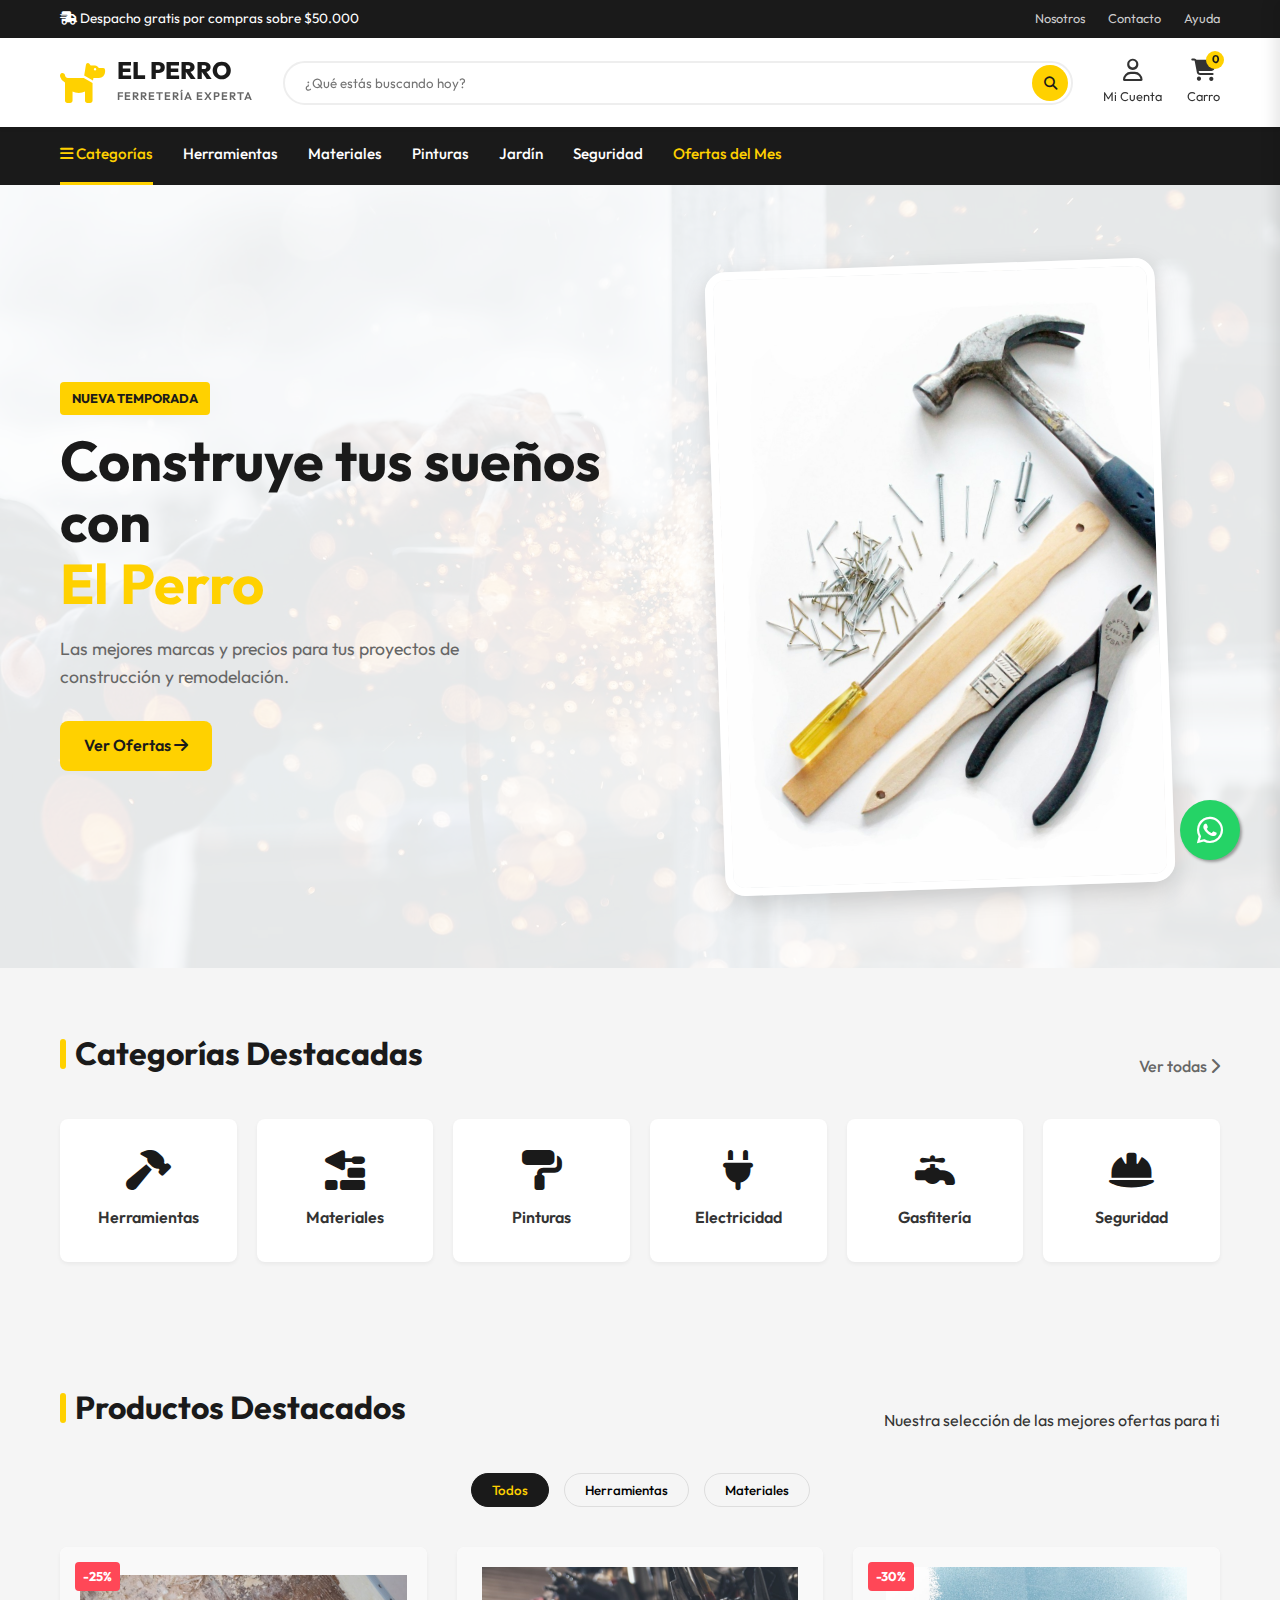
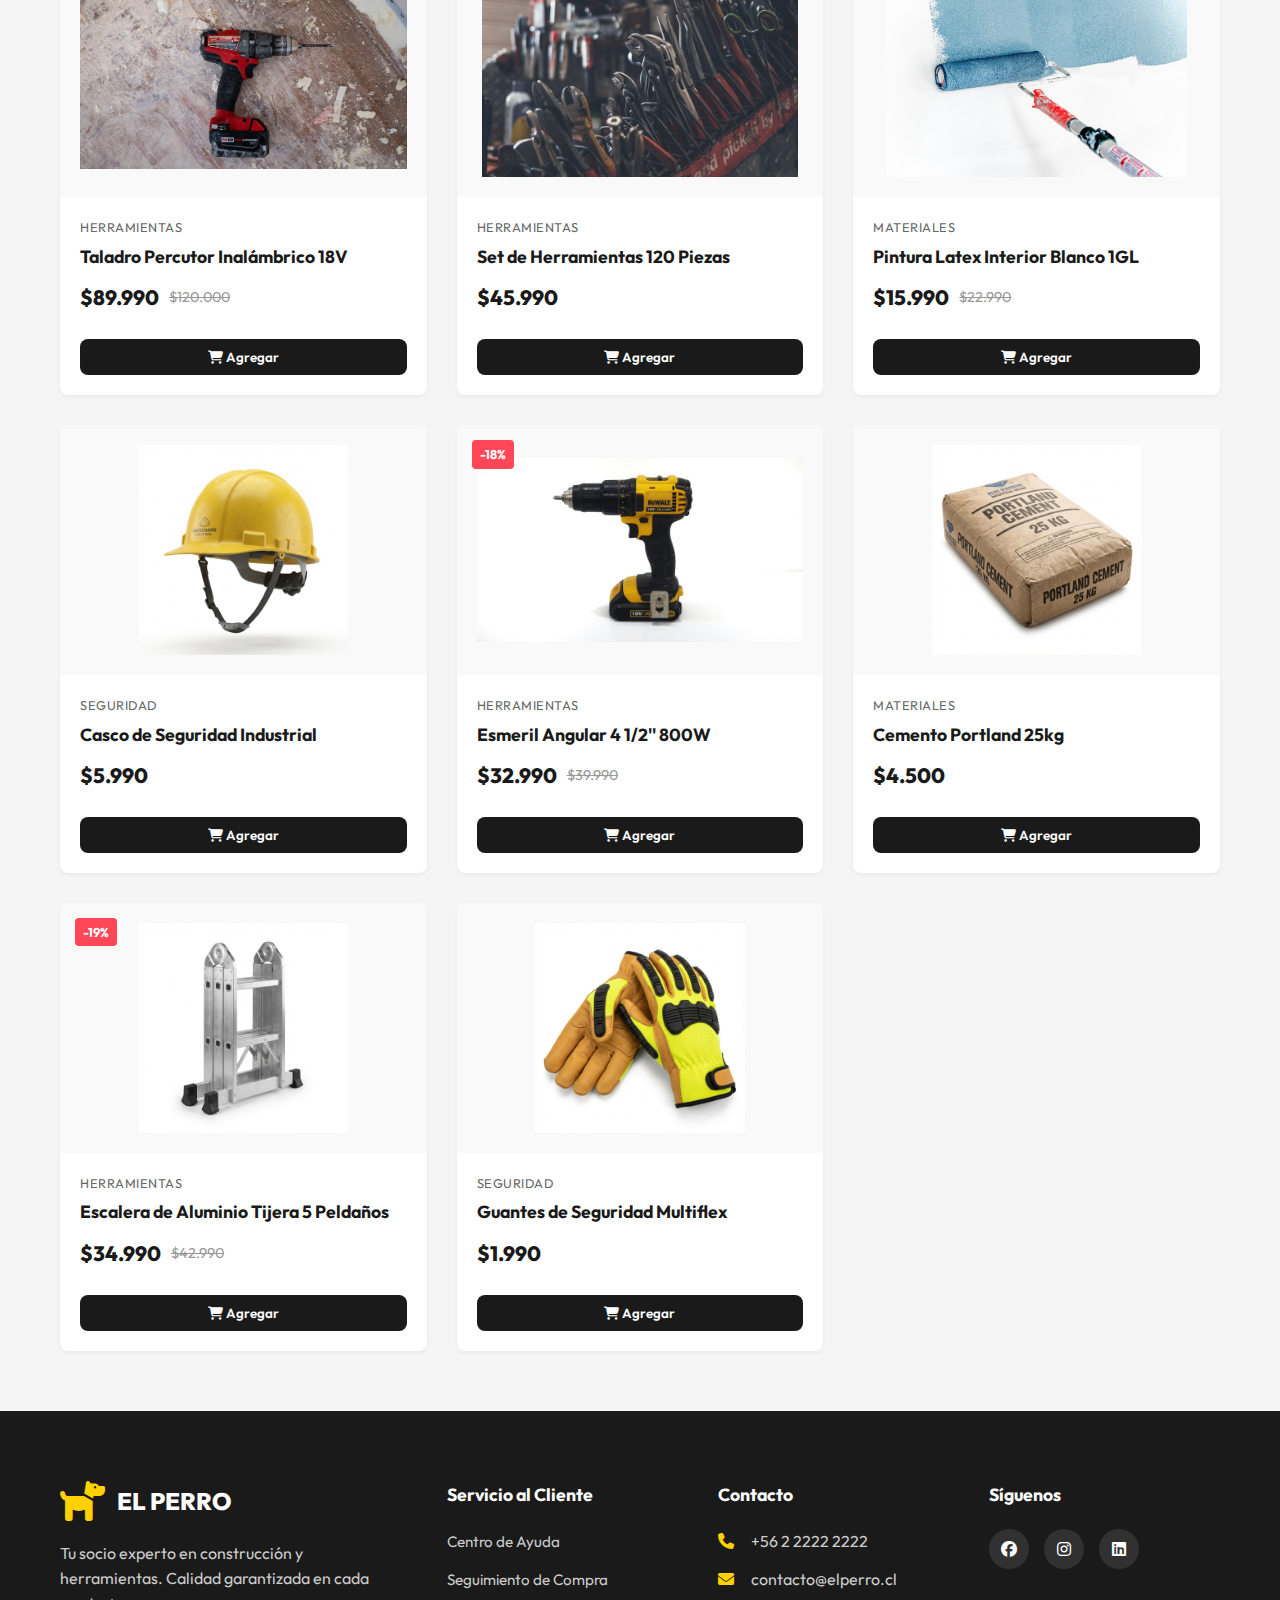
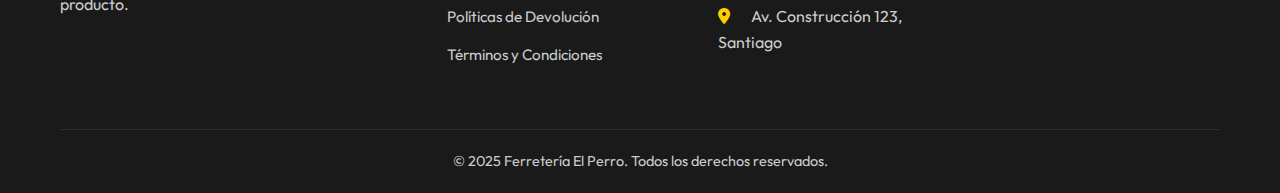
<file: backups/2025-12-09_v1_functional/index.html>
<!DOCTYPE html>
<html lang="es">

<head>
    <meta charset="UTF-8">
    <meta name="viewport" content="width=device-width, initial-scale=1.0">
    <title>Ferretería El Perro - Especialistas en Construcción</title>
    <meta name="description"
        content="Ferretería El Perro: Encuentra las mejores herramientas y materiales de construcción. Venta online y despacho a domicilio.">
    <!-- Google Fonts -->
    <link rel="preconnect" href="https://fonts.googleapis.com">
    <link rel="preconnect" href="https://fonts.gstatic.com" crossorigin>
    <link href="https://fonts.googleapis.com/css2?family=Outfit:wght@300;400;500;600;700&display=swap" rel="stylesheet">
    <!-- Icons -->
    <link rel="stylesheet" href="https://cdnjs.cloudflare.com/ajax/libs/font-awesome/6.4.0/css/all.min.css">
    <link rel="stylesheet" href="assets/css/style.css">
</head>

<body>

    <!-- Top Notification Bar -->
    <div class="top-bar">
        <div class="container">
            <span><i class="fa-solid fa-truck-fast"></i> Despacho gratis por compras sobre $50.000</span>
            <div class="top-links">
                <a href="nosotros.html">Nosotros</a>
                <a href="contacto.html">Contacto</a>
                <a href="#">Ayuda</a>
            </div>
        </div>
    </div>

    <!-- Main Header -->
    <header class="main-header">
        <div class="container header-content">
            <!-- Logo -->
            <a href="#" class="logo">
                <i class="fa-solid fa-dog"></i>
                <div class="logo-text">
                    <h1>EL PERRO</h1>
                    <span>FERRETERÍA EXPERTA</span>
                </div>
            </a>

            <!-- Search Bar -->
            <div class="search-container">
                <input type="text" id="search-input" placeholder="¿Qué estás buscando hoy?">
                <button><i class="fa-solid fa-search"></i></button>
            </div>

            <!-- User Actions -->
            <div class="header-actions">
                <a href="#" class="action-item">
                    <i class="fa-regular fa-user"></i>
                    <span>Mi Cuenta</span>
                </a>
                <a href="#" class="action-item cart-trigger">
                    <div class="icon-wrapper">
                        <i class="fa-solid fa-cart-shopping"></i>
                        <span class="badge" id="cart-count">0</span>
                    </div>
                    <span>Carro</span>
                </a>
            </div>
        </div>
    </header>

    <!-- Navigation -->
    <nav class="main-nav">
        <div class="container">
            <ul class="nav-list" id="nav-list">
                <li><a href="#" id="mobile-menu-btn" class="active"><i class="fa-solid fa-bars"></i> Categorías</a></li>
                <li><a href="#">Herramientas</a></li>
                <li><a href="#">Materiales</a></li>
                <li><a href="#">Pinturas</a></li>
                <li><a href="#">Jardín</a></li>
                <li><a href="#">Seguridad</a></li>
                <li><a href="#" class="highlight">Ofertas del Mes</a></li>
            </ul>
        </div>
    </nav>

    <!-- Hero Section -->
    <section class="hero">
        <div class="container hero-content">
            <div class="hero-text">
                <span class="badge-hero">NUEVA TEMPORADA</span>
                <h2>Construye tus sueños con <br> <span class="text-primary">El Perro</span></h2>
                <p>Las mejores marcas y precios para tus proyectos de construcción y remodelación.</p>
                <a href="#productos" class="btn btn-primary">Ver Ofertas <i class="fa-solid fa-arrow-right"></i></a>
            </div>
            <div class="hero-image">
                <!-- Placeholder for Hero Image - CSS driven -->
                <img src="assets/images/hero_banner.jpg" alt="Herramientas de construcción">
            </div>
        </div>
    </section>

    <!-- Categories Grid -->
    <section class="categories section-padding">
        <div class="container">
            <div class="section-header">
                <h3>Categorías Destacadas</h3>
                <a href="#" class="view-all">Ver todas <i class="fa-solid fa-chevron-right"></i></a>
            </div>
            <div class="category-grid">
                <div class="cat-card">
                    <i class="fa-solid fa-hammer"></i>
                    <span>Herramientas</span>
                </div>
                <div class="cat-card">
                    <i class="fa-solid fa-trowel-bricks"></i>
                    <span>Materiales</span>
                </div>
                <div class="cat-card">
                    <i class="fa-solid fa-paint-roller"></i>
                    <span>Pinturas</span>
                </div>
                <div class="cat-card">
                    <i class="fa-solid fa-plug"></i>
                    <span>Electricidad</span>
                </div>
                <div class="cat-card">
                    <i class="fa-solid fa-faucet"></i>
                    <span>Gasfitería</span>
                </div>
                <div class="cat-card">
                    <i class="fa-solid fa-helmet-safety"></i>
                    <span>Seguridad</span>
                </div>
            </div>
        </div>
    </section>

    <!-- Products Grid -->
    <section id="productos" class="products section-padding">
        <div class="container">
            <div class="section-header text-center">
                <h3>Productos Destacados</h3>
                <p>Nuestra selección de las mejores ofertas para ti</p>
            </div>

            <!-- Filters -->
            <div class="filters">
                <button class="filter-btn active" data-filter="all">Todos</button>
                <button class="filter-btn" data-filter="herramientas">Herramientas</button>
                <button class="filter-btn" data-filter="materiales">Materiales</button>
            </div>

            <div class="products-grid" id="products-container">
                <!-- Products will be injected here by JS -->
            </div>
        </div>
    </section>

    <!-- WhatsApp Button -->
    <a href="https://wa.me/56978589090" target="_blank" class="whatsapp-float" title="Hable con un experto">
        <i class="fa-brands fa-whatsapp"></i>
    </a>

    <!-- Footer -->
    <footer class="main-footer">
        <div class="container">
            <div class="footer-grid">
                <div class="footer-col">
                    <div class="logo footer-logo">
                        <i class="fa-solid fa-dog"></i>
                        <span class="logo-text">EL PERRO</span>
                    </div>
                    <p>Tu socio experto en construcción y herramientas. Calidad garantizada en cada producto.</p>
                </div>
                <div class="footer-col">
                    <h4>Servicio al Cliente</h4>
                    <ul>
                        <li><a href="#">Centro de Ayuda</a></li>
                        <li><a href="#">Seguimiento de Compra</a></li>
                        <li><a href="#">Políticas de Devolución</a></li>
                        <li><a href="#">Términos y Condiciones</a></li>
                    </ul>
                </div>
                <div class="footer-col">
                    <h4>Contacto</h4>
                    <ul>
                        <li><i class="fa-solid fa-phone"></i> +56 2 2222 2222</li>
                        <li><i class="fa-solid fa-envelope"></i> contacto@elperro.cl</li>
                        <li><i class="fa-solid fa-location-dot"></i> Av. Construcción 123, Santiago</li>
                    </ul>
                </div>
                <div class="footer-col">
                    <h4>Síguenos</h4>
                    <div class="social-links">
                        <a href="#"><i class="fa-brands fa-facebook"></i></a>
                        <a href="#"><i class="fa-brands fa-instagram"></i></a>
                        <a href="#"><i class="fa-brands fa-linkedin"></i></a>
                    </div>
                </div>
            </div>
            <div class="footer-bottom">
                <p>&copy; 2025 Ferretería El Perro. Todos los derechos reservados.</p>
            </div>
        </div>
    </footer>

    <!-- Cart Drawer -->
    <div class="cart-overlay" id="cart-overlay"></div>
    <div class="cart-drawer" id="cart-drawer">
        <div class="cart-header">
            <h3>Tu Carro de Compras</h3>
            <button class="close-cart" id="close-cart"><i class="fa-solid fa-xmark"></i></button>
        </div>
        <div class="cart-items" id="cart-items">
            <!-- Items will be injected here -->
            <div class="empty-cart-msg">
                <i class="fa-solid fa-basket-shopping"></i>
                <p>Tu carro está vacío</p>
                <button class="btn btn-primary" onclick="toggleCart()">Ir a comprar</button>
            </div>
        </div>
        <div class="cart-footer">
            <div class="cart-total">
                <span>Total:</span>
                <span id="cart-total-amount">$0</span>
            </div>
            <button class="btn btn-primary btn-block checkout-btn">
                Finalizar Compra vía WhatsApp <i class="fa-brands fa-whatsapp"></i>
            </button>
        </div>
    </div>

    <script src="assets/js/script.js"></script>
</body>

</html>
</file>
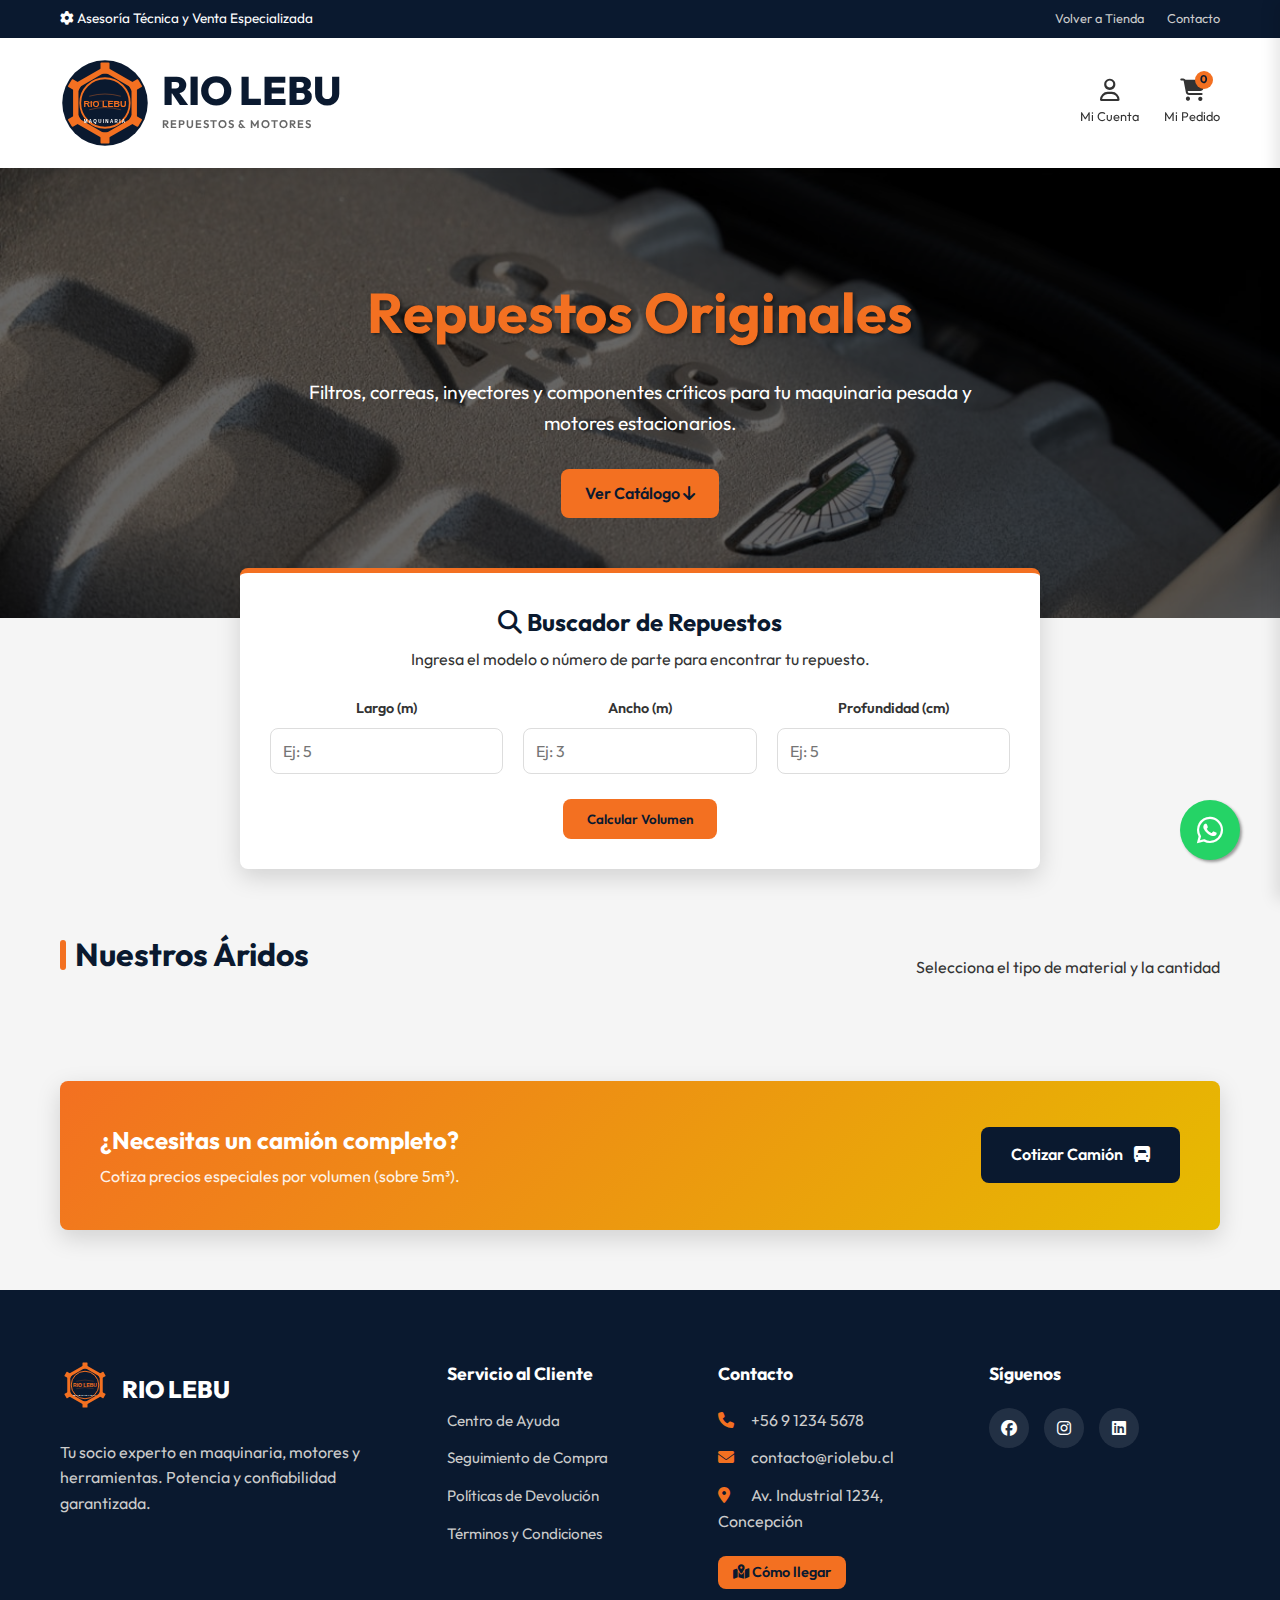
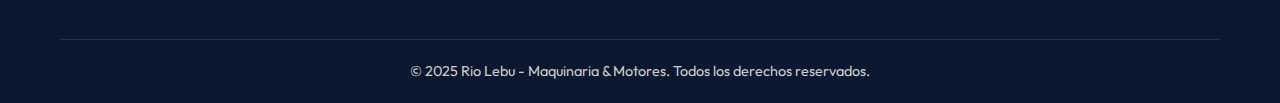
<file: aridos.html>
<!DOCTYPE html>
<html lang="es">

<head>
    <meta charset="UTF-8">
    <meta name="viewport" content="width=device-width, initial-scale=1.0">
    <title>Repuestos y Accesorios - Rio Lebu Maquinaria</title>
    <meta name="description"
        content="Venta de áridos en Santiago: Arena, Ripio, Bolones, Grava. Despacho a domicilio por cubos o sacos.">
    <!-- Google Fonts -->
    <link rel="preconnect" href="https://fonts.googleapis.com">
    <link rel="preconnect" href="https://fonts.gstatic.com" crossorigin>
    <link href="https://fonts.googleapis.com/css2?family=Outfit:wght@300;400;500;600;700&display=swap" rel="stylesheet">
    <!-- Icons -->
    <link rel="stylesheet" href="https://cdnjs.cloudflare.com/ajax/libs/font-awesome/6.4.0/css/all.min.css">
    <link rel="stylesheet" href="assets/css/style.css">
    <link rel="stylesheet" href="assets/css/calculator.css">
    <link rel="stylesheet" href="assets/css/checkout.css">
    <style>
        .aridos-hero {
            background: linear-gradient(rgba(0, 0, 0, 0.6), rgba(0, 0, 0, 0.6)), url('assets/images/hero/repuestos_hero.jpg');
            background-size: cover;
            background-position: center;
            color: var(--white);
            padding: 100px 0;
            text-align: center;
        }

        .aridos-hero h1 {
            font-size: 3.5rem;
            margin-bottom: 20px;
            color: var(--primary);
            text-shadow: 2px 2px 4px rgba(0, 0, 0, 0.5);
        }

        .aridos-hero p {
            font-size: 1.2rem;
            max-width: 700px;
            margin: 0 auto 30px;
        }

        .calculator-box {
            background: var(--white);
            padding: 30px;
            border-radius: var(--radius);
            box-shadow: var(--shadow-lg);
            margin-top: -50px;
            position: relative;
            z-index: 10;
            max-width: 800px;
            margin-left: auto;
            margin-right: auto;
            text-align: center;
            border-top: 5px solid var(--primary);
        }

        .order-step {
            display: inline-block;
            padding: 0 20px;
            border-right: 1px solid #ddd;
        }

        .order-step:last-child {
            border: none;
        }

        .order-step i {
            color: var(--primary);
            font-size: 2rem;
            margin-bottom: 10px;
        }

        .order-step h4 {
            margin-bottom: 5px;
        }

        .bulk-banner {
            background-color: var(--secondary);
            color: var(--white);
            padding: 40px;
            border-radius: var(--radius);
            margin-top: 60px;
            display: flex;
            align-items: center;
            justify-content: space-between;
            flex-wrap: wrap;
            gap: 20px;
        }
    </style>
</head>

<body>

    <!-- Top Notification Bar -->
    <div class="top-bar">
        <div class="container">
            <span><i class="fa-solid fa-gear"></i> Asesoría Técnica y Venta Especializada</span>
            <div class="top-links">
                <a href="index.html">Volver a Tienda</a>
                <a href="contacto.html">Contacto</a>
            </div>
        </div>
    </div>

    <!-- Main Header -->
    <header class="main-header">
        <div class="container header-content">
            <a href="index.html" class="logo">
                <img src="assets/images/logo.svg" alt="Rio Lebu Logo" class="logo-image">
                <div class="logo-text">
                    <h1>RIO LEBU</h1>
                    <span>REPUESTOS & MOTORES</span>
                </div>
            </a>
            <div class="header-actions">
                <a href="login.html" class="action-item" id="user-action">
                    <i class="fa-regular fa-user"></i>
                    <span>Mi Cuenta</span>
                </a>
                <a href="#" class="action-item cart-trigger">
                    <div class="icon-wrapper">
                        <i class="fa-solid fa-cart-shopping"></i>
                        <span class="badge" id="cart-count">0</span>
                    </div>
                    <span>Mi Pedido</span>
                </a>
            </div>
        </div>
    </header>

    <!-- Hero -->
    <section class="aridos-hero">
        <div class="container">
            <h1>Repuestos Originales</h1>
            <p>Filtros, correas, inyectores y componentes críticos para tu maquinaria pesada y motores estacionarios.
            </p>
            <a href="#products-container" class="btn btn-primary">Ver Catálogo <i
                    class="fa-solid fa-arrow-down"></i></a>
        </div>
    </section>

    <!-- Info Box -->
    <div class="container">
        <div class="calculator-box">
            <div class="calc-header">
                <h3><i class="fa-solid fa-magnifying-glass"></i> Buscador de Repuestos</h3>
                <p>Ingresa el modelo o número de parte para encontrar tu repuesto.</p>
            </div>
            <div class="calc-inputs">
                <div class="input-group">
                    <label>Largo (m)</label>
                    <input type="number" id="calc-length" placeholder="Ej: 5" step="0.1">
                </div>
                <div class="input-group">
                    <label>Ancho (m)</label>
                    <input type="number" id="calc-width" placeholder="Ej: 3" step="0.1">
                </div>
                <div class="input-group">
                    <label>Profundidad (cm)</label>
                    <input type="number" id="calc-depth" placeholder="Ej: 5" step="1">
                </div>
            </div>
            <div class="calc-action">
                <button class="btn btn-primary" onclick="calculateAridos()">Calcular Volumen</button>
            </div>
            <div id="calc-result" class="calc-result" style="display:none;">
                <p>Necesitas aproximadamente:</p>
                <h4 id="result-m3">0 m³</h4>
                <span class="sub-result">o <strong id="result-sacos">0</strong> sacos de 25kg</span>
            </div>
        </div>
    </div>

    <!-- Products -->
    <section class="section-padding">
        <div class="container">
            <div class="section-header text-center">
                <h3>Nuestros Áridos</h3>
                <p>Selecciona el tipo de material y la cantidad</p>
            </div>

            <!-- Manually reusing the distinct product grid style but filled dynamically or static?
                 Let's rely on script.js but filtering for 'aridos' 
            -->
            <div class="products-grid" id="aridos-products-container">
                <!-- Javascript will inject items here -->
            </div>

            <!-- Bulk Order Banner -->
            <div class="bulk-banner">
                <div>
                    <h3>¿Necesitas un camión completo?</h3>
                    <p>Cotiza precios especiales por volumen (sobre 5m³).</p>
                </div>
                <a href="https://wa.me/56978589090?text=Hola,%20necesito%20cotizar%20un%20camion%20de%20aridos"
                    class="btn btn-primary">Cotizar Camión <i class="fa-solid fa-truck-front"></i></a>
            </div>
        </div>
    </section>

    <a href="https://wa.me/56978589090" target="_blank" class="whatsapp-float">
        <i class="fa-brands fa-whatsapp"></i>
    </a>

    <!-- Footer -->
    <footer class="main-footer">
        <div class="container">
            <div class="footer-grid">
                <div class="footer-col">
                    <div class="logo footer-logo">
                        <img src="assets/images/logo.svg" alt="Rio Lebu Logo" class="logo-image">
                        <span class="logo-text">RIO LEBU</span>
                    </div>
                    <p>Tu socio experto en maquinaria, motores y herramientas. Potencia y confiabilidad garantizada.</p>
                </div>
                <div class="footer-col">
                    <h4>Servicio al Cliente</h4>
                    <ul>
                        <li><a href="#">Centro de Ayuda</a></li>
                        <li><a href="#">Seguimiento de Compra</a></li>
                        <li><a href="#">Políticas de Devolución</a></li>
                        <li><a href="#">Términos y Condiciones</a></li>
                    </ul>
                </div>
                <div class="footer-col">
                    <h4>Contacto</h4>
                    <ul>
                        <li><i class="fa-solid fa-phone"></i> +56 9 1234 5678</li>
                        <li><i class="fa-solid fa-envelope"></i> contacto@riolebu.cl</li>
                        <li><i class="fa-solid fa-location-dot"></i> Av. Industrial 1234, Concepción</li>
                    </ul>
                    <a href="https://www.google.com/maps/search/?api=1&query=Calle+Arturo+Prat+29,+Lebu" target="_blank"
                        class="btn btn-primary" style="padding: 5px 15px; font-size: 0.9rem; margin-top: 10px;">
                        <i class="fa-solid fa-map-location-dot"></i> Cómo llegar
                    </a>
                </div>
                <div class="footer-col">
                    <h4>Síguenos</h4>
                    <div class="social-links">
                        <a href="#"><i class="fa-brands fa-facebook"></i></a>
                        <a href="#"><i class="fa-brands fa-instagram"></i></a>
                        <a href="#"><i class="fa-brands fa-linkedin"></i></a>
                    </div>
                </div>
            </div>
            <div class="footer-bottom">
                <p>&copy; 2025 Rio Lebu - Maquinaria & Motores. Todos los derechos reservados.</p>
            </div>
        </div>
    </footer>

    <!-- Cart Drawer -->
    <div class="cart-overlay" id="cart-overlay"></div>
    <div class="cart-drawer" id="cart-drawer">
        <div class="cart-header">
            <h3>Tu Pedido de Áridos</h3>
            <button class="close-cart" id="close-cart"><i class="fa-solid fa-xmark"></i></button>
        </div>
        <div class="cart-items" id="cart-items"></div>
        <div class="cart-footer">
            <div class="cart-total">
                <span>Total Estimado:</span>
                <span id="cart-total-amount">$0</span>
            </div>
            <button class="btn btn-primary btn-block checkout-btn">
                Solicitar Despacho <i class="fa-brands fa-whatsapp"></i>
            </button>
        </div>
    </div>

    <!-- Modified script loading to handle filtering on load -->
    <script src="assets/js/script.js"></script>
    <script>
        // Inline script removed as script.js handles this automatically with the correct ID
    </script>
</body>

</html>
</file>
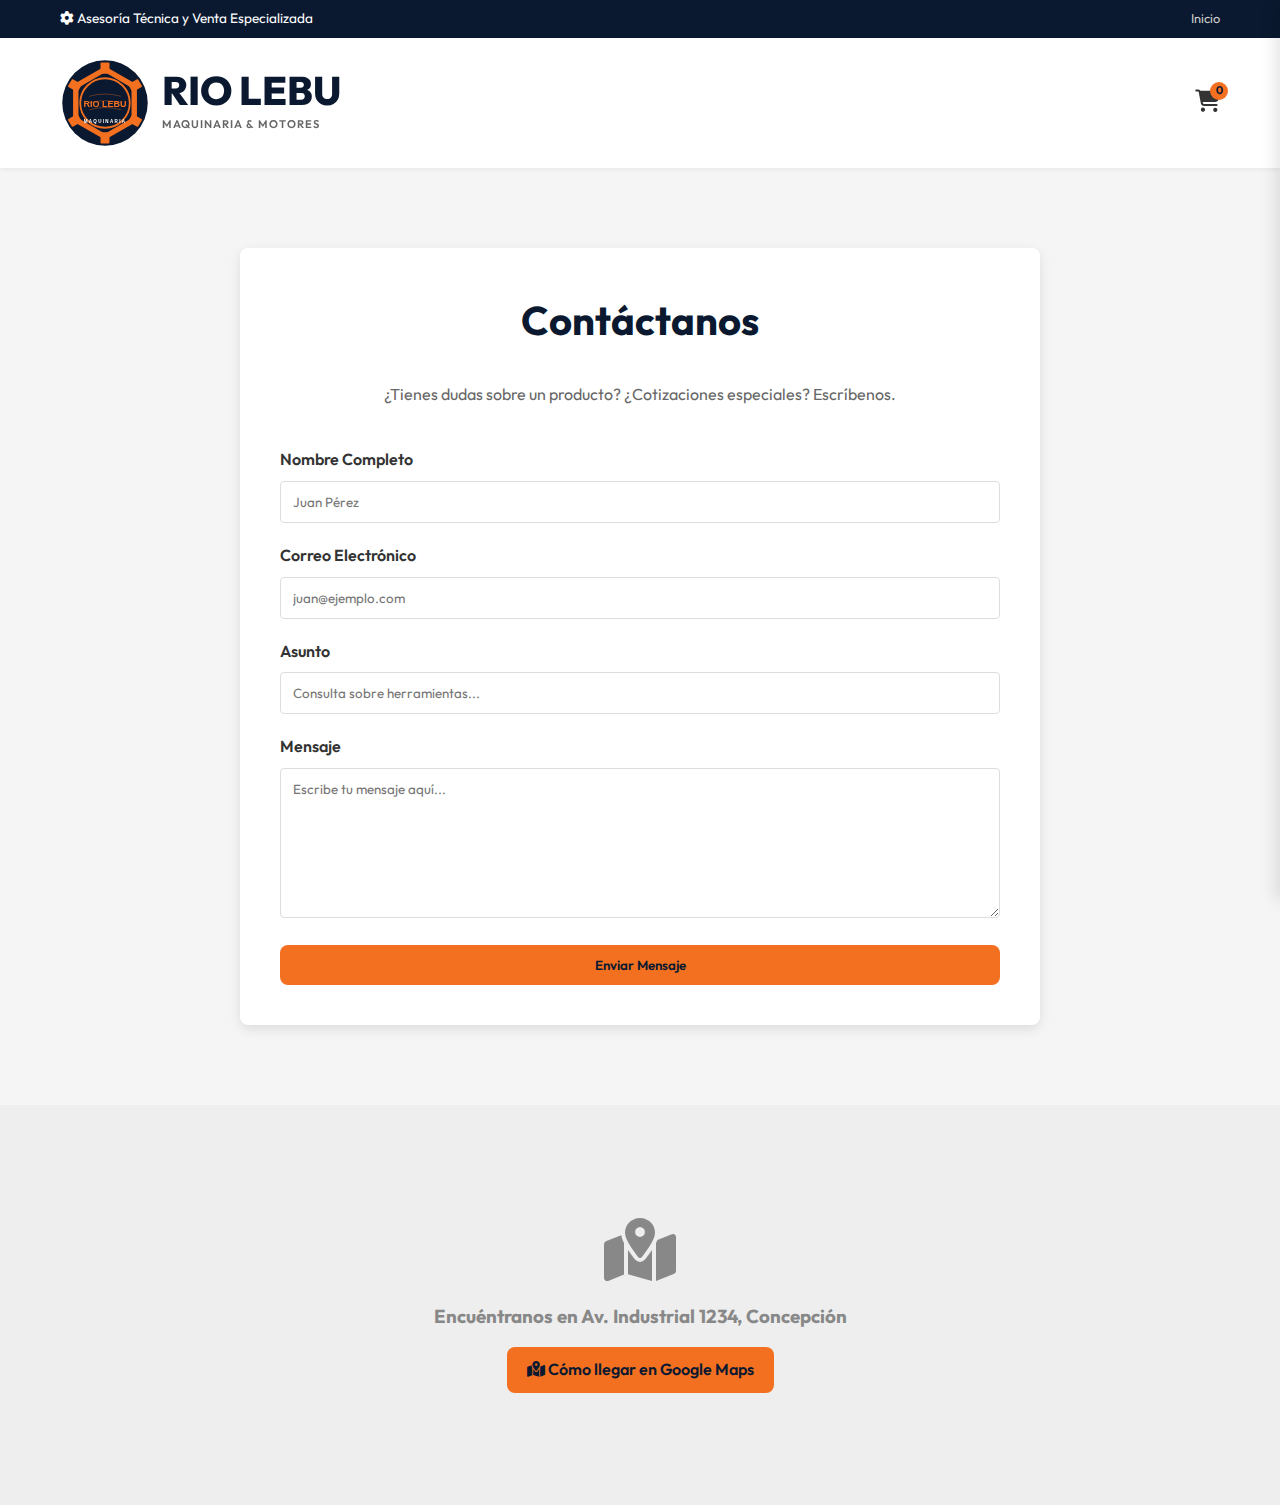
<file: contacto.html>
<!DOCTYPE html>
<html lang="es">

<head>
    <meta charset="UTF-8">
    <meta name="viewport" content="width=device-width, initial-scale=1.0">
    <title>Contacto - Rio Lebu Maquinaria</title>
    <!-- Google Fonts -->
    <link rel="preconnect" href="https://fonts.googleapis.com">
    <link rel="preconnect" href="https://fonts.gstatic.com" crossorigin>
    <link href="https://fonts.googleapis.com/css2?family=Outfit:wght@300;400;500;600;700&display=swap" rel="stylesheet">
    <!-- Icons -->
    <link rel="stylesheet" href="https://cdnjs.cloudflare.com/ajax/libs/font-awesome/6.4.0/css/all.min.css">
    <link rel="stylesheet" href="assets/css/style.css">
    <style>
        .contact-container {
            max-width: 800px;
            margin: 80px auto;
            background: #fff;
            padding: 40px;
            border-radius: var(--radius);
            box-shadow: var(--shadow-md);
        }

        .form-group {
            margin-bottom: 20px;
        }

        .form-group label {
            display: block;
            margin-bottom: 8px;
            font-weight: 600;
        }

        .form-group input,
        .form-group textarea {
            width: 100%;
            padding: 12px;
            border: 1px solid #ddd;
            border-radius: 4px;
            font-family: inherit;
        }

        .form-group textarea {
            height: 150px;
            resize: vertical;
        }

        .map-container {
            height: 400px;
            background-color: #eee;
            margin-top: 50px;
            display: flex;
            align-items: center;
            justify-content: center;
            color: #888;
        }
    </style>
</head>

<body>

    <!-- Top Notification Bar -->
    <div class="top-bar">
        <div class="container">
            <span><i class="fa-solid fa-gear"></i> Asesoría Técnica y Venta Especializada</span>
            <div class="top-links">
                <a href="index.html">Inicio</a>
            </div>
        </div>
    </div>

    <!-- Main Header -->
    <header class="main-header">
        <div class="container header-content">
            <a href="index.html" class="logo">
                <img src="assets/images/logo.svg" alt="Rio Lebu Logo" class="logo-image">
                <div class="logo-text">
                    <h1>RIO LEBU</h1>
                    <span>MAQUINARIA & MOTORES</span>
                </div>
            </a>
            <div class="header-actions">
                <a href="#" class="action-item cart-trigger">
                    <div class="icon-wrapper">
                        <i class="fa-solid fa-cart-shopping"></i>
                        <span class="badge" id="cart-count">0</span>
                    </div>
                </a>
            </div>
        </div>
    </header>

    <div class="container contact-container">
        <h2 class="text-center" style="margin-bottom: 30px; font-size: 2.5rem; color: var(--secondary);">Contáctanos
        </h2>
        <p class="text-center" style="margin-bottom: 40px; color: var(--text-light);">¿Tienes dudas sobre un producto?
            ¿Cotizaciones especiales? Escríbenos.</p>

        <form id="contact-form"
            onsubmit="event.preventDefault(); alert('Gracias por tu mensaje. Te responderemos pronto.');">
            <div class="form-group">
                <label>Nombre Completo</label>
                <input type="text" required placeholder="Juan Pérez">
            </div>
            <div class="form-group">
                <label>Correo Electrónico</label>
                <input type="email" required placeholder="juan@ejemplo.com">
            </div>
            <div class="form-group">
                <label>Asunto</label>
                <input type="text" placeholder="Consulta sobre herramientas...">
            </div>
            <div class="form-group">
                <label>Mensaje</label>
                <textarea required placeholder="Escribe tu mensaje aquí..."></textarea>
            </div>
            <button type="submit" class="btn btn-primary" style="width: 100%;">Enviar Mensaje</button>
        </form>
    </div>

    <!-- Map Placeholder -->
    <div class="map-container">
        <div class="text-center">
            <i class="fa-solid fa-map-location-dot" style="font-size: 4rem; margin-bottom: 20px;"></i>
            <h3>Encuéntranos en Av. Industrial 1234, Concepción</h3>
            <a href="https://www.google.com/maps/search/?api=1&query=Av.+Industrial+1234,+Concepcion" target="_blank"
                class="btn btn-primary" style="padding: 10px 20px; font-size: 1rem; margin-top: 15px;">
                <i class="fa-solid fa-map-location-dot"></i> Cómo llegar en Google Maps
            </a>
        </div>
    </div>

    <!-- Cart Drawer -->
    <div class="cart-overlay" id="cart-overlay"></div>
    <div class="cart-drawer" id="cart-drawer">
        <div class="cart-header">
            <h3>Tu Carro de Compras</h3>
            <button class="close-cart" id="close-cart"><i class="fa-solid fa-xmark"></i></button>
        </div>
        <div class="cart-items" id="cart-items"></div>
        <div class="cart-footer">
            <div class="cart-total">
                <span>Total:</span>
                <span id="cart-total-amount">$0</span>
            </div>
            <button class="btn btn-primary btn-block checkout-btn">
                Finalizar Compra vía WhatsApp <i class="fa-brands fa-whatsapp"></i>
            </button>
        </div>
    </div>

    <script src="assets/js/script.js"></script>
</body>

</html>
</file>
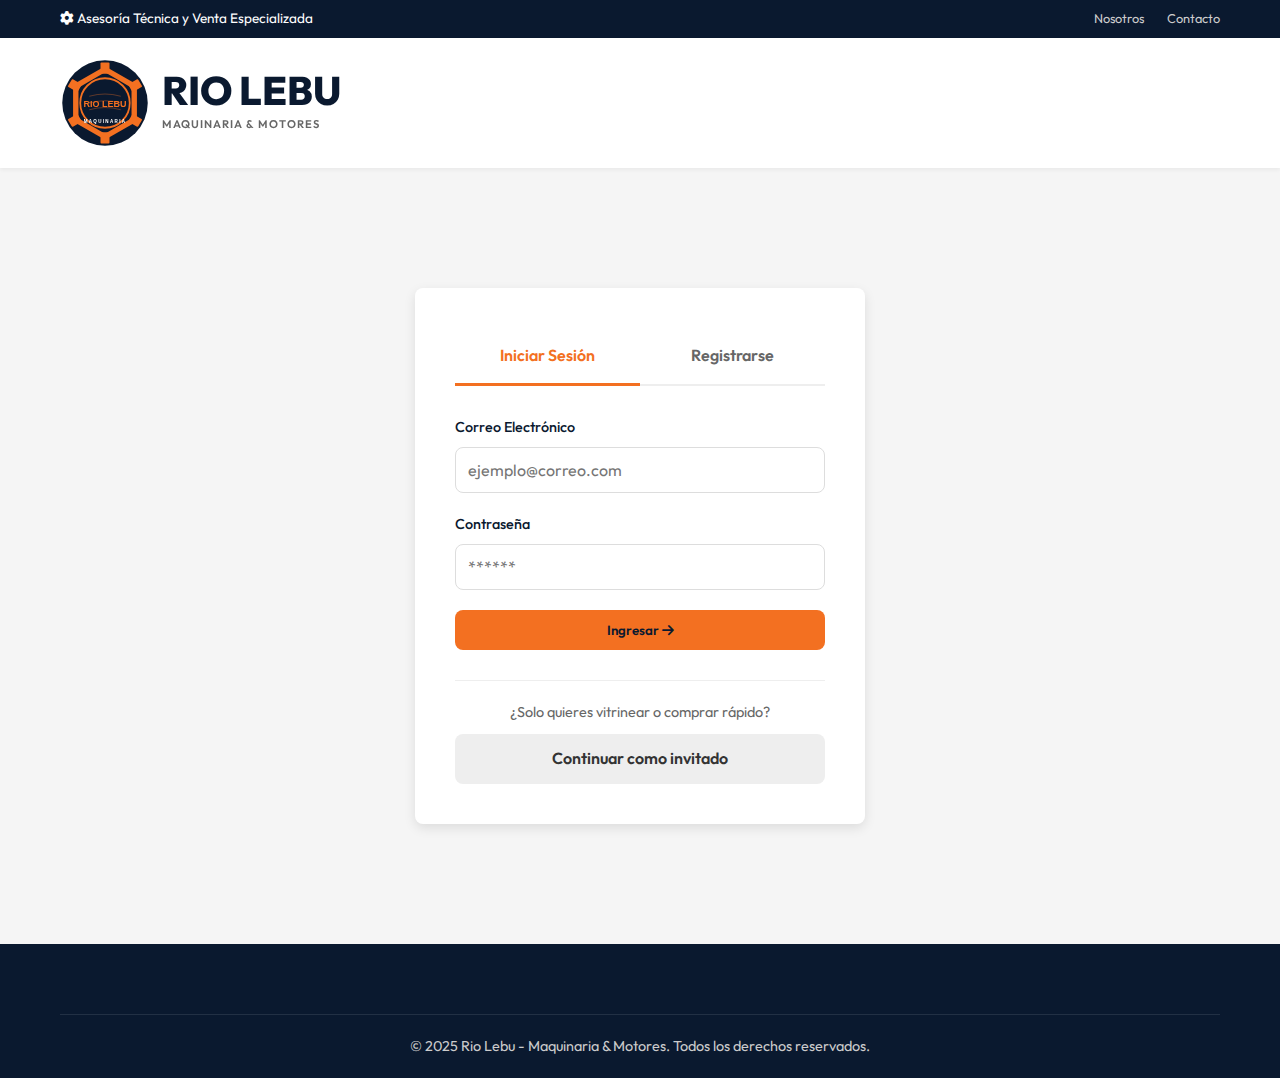
<file: login.html>
<!DOCTYPE html>
<html lang="es">

<head>
    <meta charset="UTF-8">
    <meta name="viewport" content="width=device-width, initial-scale=1.0">
    <title>Iniciar Sesión - Rio Lebu Maquinaria</title>
    <meta name="description" content="Inicia sesión o regístrate en Rio Lebu Maquinaria.">
    <!-- Google Fonts -->
    <link rel="preconnect" href="https://fonts.googleapis.com">
    <link rel="preconnect" href="https://fonts.gstatic.com" crossorigin>
    <link href="https://fonts.googleapis.com/css2?family=Outfit:wght@300;400;500;600;700&display=swap" rel="stylesheet">
    <!-- Icons -->
    <link rel="stylesheet" href="https://cdnjs.cloudflare.com/ajax/libs/font-awesome/6.4.0/css/all.min.css">
    <link rel="stylesheet" href="assets/css/style.css">
    <link rel="stylesheet" href="assets/css/checkout.css">
    <style>
        .auth-container {
            max-width: 450px;
            margin: 60px auto;
            background: white;
            padding: 40px;
            border-radius: var(--radius);
            box-shadow: var(--shadow-md);
        }

        .auth-tabs {
            display: flex;
            margin-bottom: 30px;
            border-bottom: 2px solid #eee;
        }

        .auth-tab {
            flex: 1;
            text-align: center;
            padding: 15px;
            cursor: pointer;
            font-weight: 600;
            color: var(--text-light);
            transition: var(--transition);
        }

        .auth-tab.active {
            color: var(--primary);
            border-bottom: 3px solid var(--primary);
            margin-bottom: -2px;
        }

        .auth-form {
            display: none;
        }

        .auth-form.active {
            display: block;
        }

        .form-group {
            margin-bottom: 20px;
        }

        .form-group label {
            display: block;
            margin-bottom: 8px;
            font-weight: 500;
        }

        .form-group input {
            width: 100%;
            padding: 12px;
            border: 1px solid #ddd;
            border-radius: var(--radius);
            outline: none;
            transition: var(--transition);
        }

        .form-group input:focus {
            border-color: var(--primary);
        }

        .guest-option {
            text-align: center;
            margin-top: 30px;
            padding-top: 20px;
            border-top: 1px solid #eee;
        }

        .guest-option p {
            margin-bottom: 10px;
            color: var(--text-light);
            font-size: 0.9rem;
        }
    </style>
</head>

<body>

    <!-- Top Notification Bar -->
    <div class="top-bar">
        <div class="container">
            <span><i class="fa-solid fa-gear"></i> Asesoría Técnica y Venta Especializada</span>
            <div class="top-links">
                <a href="nosotros.html">Nosotros</a>
                <a href="contacto.html">Contacto</a>
            </div>
        </div>
    </div>

    <!-- Main Header -->
    <header class="main-header">
        <div class="container header-content">
            <a href="index.html" class="logo">
                <img src="assets/images/logo.svg" alt="Rio Lebu Logo" class="logo-image">
                <div class="logo-text">
                    <h1>RIO LEBU</h1>
                    <span>MAQUINARIA & MOTORES</span>
                </div>
            </a>
        </div>
    </header>

    <!-- Auth Section -->
    <section class="section-padding" style="background-color: var(--bg-light); min-height: 80vh;">
        <div class="container">
            <div class="auth-container">
                <div class="auth-tabs">
                    <div class="auth-tab active" onclick="switchTab('login')">Iniciar Sesión</div>
                    <div class="auth-tab" onclick="switchTab('register')">Registrarse</div>
                </div>

                <!-- Login Form -->
                <form id="login-form" class="auth-form active" onsubmit="handleLogin(event)">
                    <div class="form-group">
                        <label>Correo Electrónico</label>
                        <input type="email" id="login-email" required placeholder="ejemplo@correo.com">
                    </div>
                    <div class="form-group">
                        <label>Contraseña</label>
                        <input type="password" id="login-password" required placeholder="******">
                    </div>
                    <button type="submit" class="btn btn-primary btn-block" style="width: 100%;">
                        Ingresar <i class="fa-solid fa-arrow-right"></i>
                    </button>
                </form>

                <!-- Register Form -->
                <form id="register-form" class="auth-form" onsubmit="handleRegister(event)">
                    <div class="form-group">
                        <label>Nombre Completo</label>
                        <input type="text" id="reg-name" required placeholder="Juan Pérez">
                    </div>
                    <div class="form-group">
                        <label>Correo Electrónico</label>
                        <input type="email" id="reg-email" required placeholder="ejemplo@correo.com">
                    </div>
                    <div class="form-group">
                        <label>Contraseña</label>
                        <input type="password" id="reg-password" required placeholder="******">
                    </div>
                    <div class="form-group">
                        <label>Confirmar Contraseña</label>
                        <input type="password" id="reg-confirm-password" required placeholder="******">
                    </div>
                    <button type="submit" class="btn btn-primary btn-block" style="width: 100%;">
                        Crear Cuenta <i class="fa-solid fa-user-plus"></i>
                    </button>
                </form>

                <!-- Guest Option -->
                <div class="guest-option">
                    <p>¿Solo quieres vitrinear o comprar rápido?</p>
                    <a href="index.html" class="btn"
                        style="background: #eee; color: var(--text-dark); width: 100%; text-align: center;">
                        Continuar como invitado
                    </a>
                </div>
            </div>
        </div>
    </section>

    <!-- Footer -->
    <footer class="main-footer">
        <div class="container">
            <div class="footer-bottom">
                <p>&copy; 2025 Rio Lebu - Maquinaria & Motores. Todos los derechos reservados.</p>
            </div>
        </div>
    </footer>

    <!-- Scripts -->
    <!-- Not loading main script.js to avoid conflicts on this specific page logic, 
         or I could modularize. For simplicity, I'll inline auth logic or add to script.js safely.
         Actually, script.js handles product loading which isn't needed here. 
         But it will contain the auth functions I'm about to write. 
         So I'll include it but wrap logic. 
    -->
    <script src="assets/js/script.js"></script>
    <script>
        function switchTab(tab) {
            const loginForm = document.getElementById('login-form');
            const regForm = document.getElementById('register-form');
            const tabs = document.querySelectorAll('.auth-tab');

            if (tab === 'login') {
                loginForm.classList.add('active');
                regForm.classList.remove('active');
                tabs[0].classList.add('active');
                tabs[1].classList.remove('active');
            } else {
                loginForm.classList.remove('active');
                regForm.classList.add('active');
                tabs[0].classList.remove('active');
                tabs[1].classList.add('active');
            }
        }
    </script>
</body>

</html>
</file>
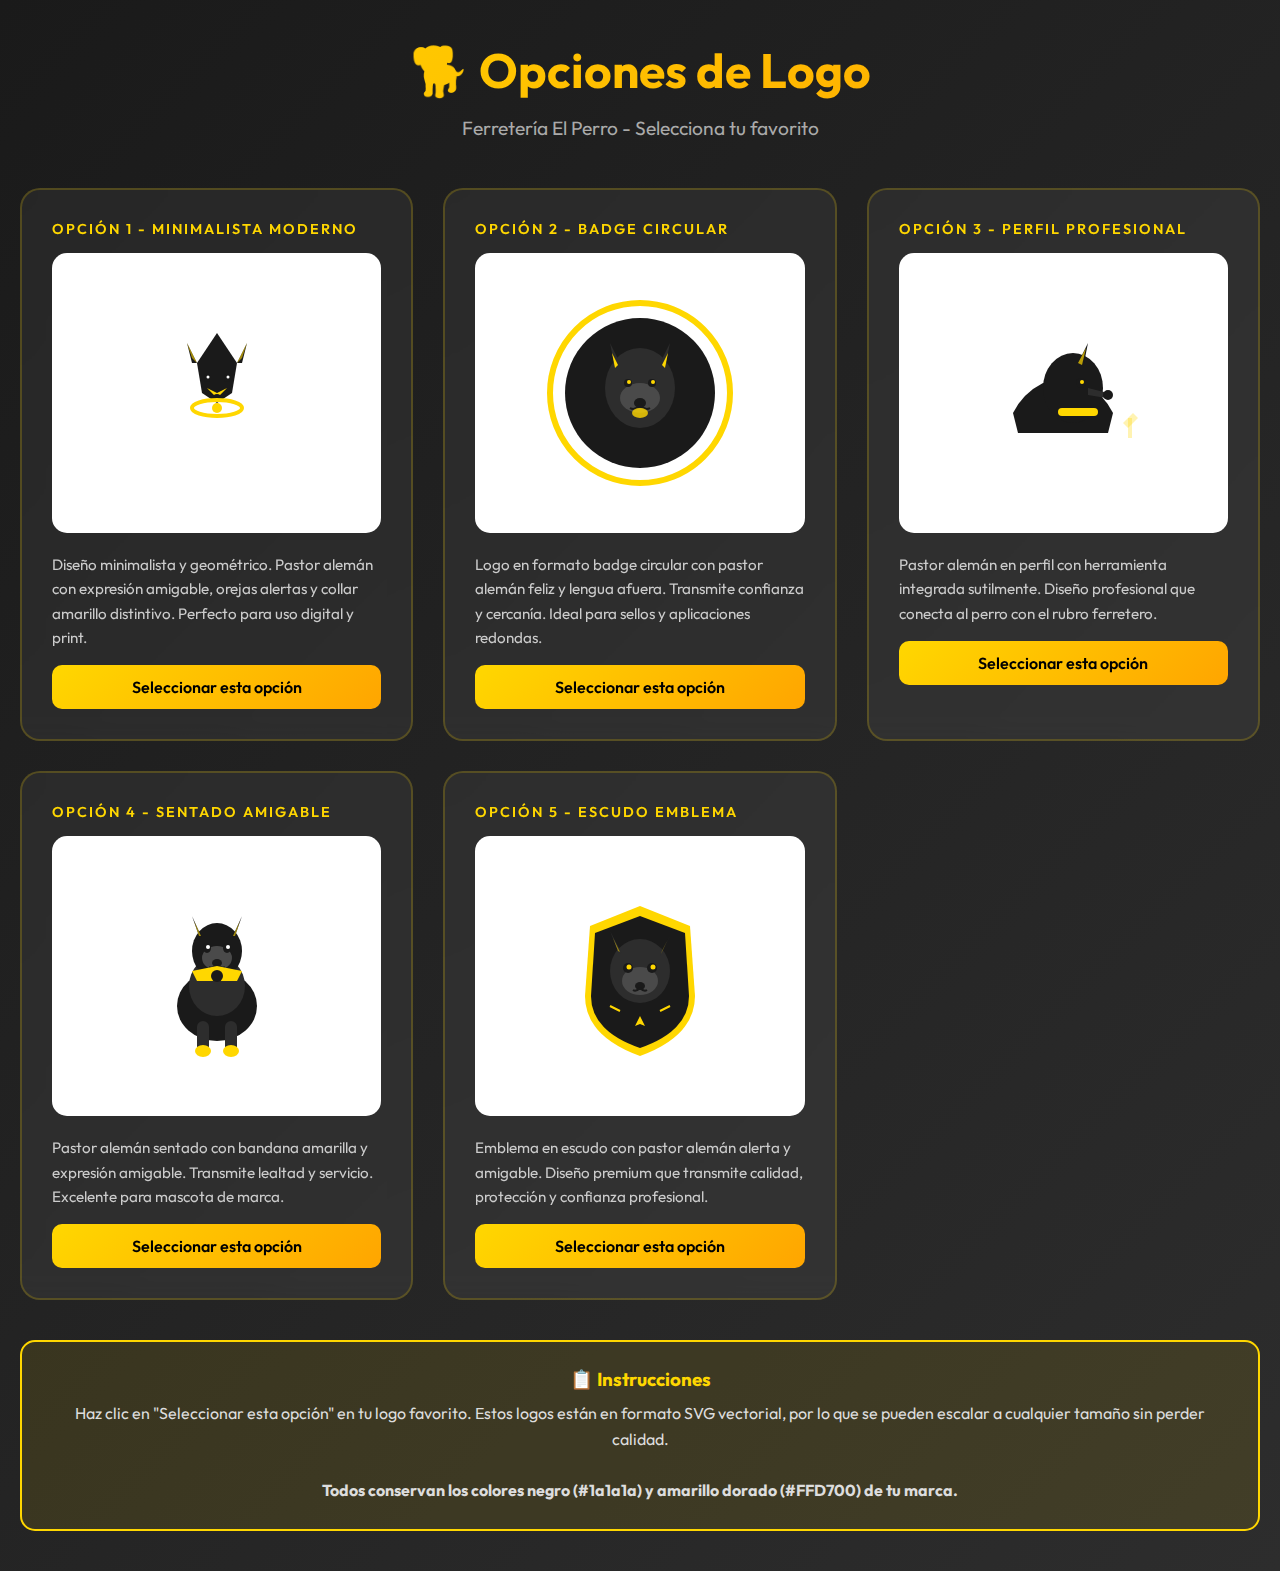
<file: logos.html>
<!DOCTYPE html>
<html lang="es">

<head>
    <meta charset="UTF-8">
    <meta name="viewport" content="width=device-width, initial-scale=1.0">
    <title>Opciones de Logo - Ferretería El Perro</title>
    <link href="https://fonts.googleapis.com/css2?family=Outfit:wght@400;600;700&display=swap" rel="stylesheet">
    <style>
        * {
            margin: 0;
            padding: 0;
            box-sizing: border-box;
        }

        body {
            font-family: 'Outfit', sans-serif;
            background: linear-gradient(135deg, #1a1a1a 0%, #2d2d2d 100%);
            color: #fff;
            padding: 40px 20px;
            min-height: 100vh;
        }

        .container {
            max-width: 1400px;
            margin: 0 auto;
        }

        h1 {
            text-align: center;
            font-size: 3rem;
            margin-bottom: 1rem;
            background: linear-gradient(135deg, #FFD700, #FFA500);
            -webkit-background-clip: text;
            -webkit-text-fill-color: transparent;
            background-clip: text;
        }

        .subtitle {
            text-align: center;
            font-size: 1.2rem;
            color: #aaa;
            margin-bottom: 3rem;
        }

        .logos-grid {
            display: grid;
            grid-template-columns: repeat(auto-fit, minmax(350px, 1fr));
            gap: 30px;
            margin-bottom: 40px;
        }

        .logo-card {
            background: rgba(255, 255, 255, 0.05);
            backdrop-filter: blur(10px);
            border: 2px solid rgba(255, 215, 0, 0.2);
            border-radius: 20px;
            padding: 30px;
            transition: all 0.3s ease;
            cursor: pointer;
        }

        .logo-card:hover {
            transform: translateY(-10px);
            border-color: #FFD700;
            box-shadow: 0 20px 40px rgba(255, 215, 0, 0.3);
        }

        .logo-card.selected {
            border-color: #FFD700;
            background: rgba(255, 215, 0, 0.1);
        }

        .logo-number {
            font-size: 0.9rem;
            color: #FFD700;
            font-weight: 600;
            margin-bottom: 15px;
            text-transform: uppercase;
            letter-spacing: 2px;
        }

        .logo-display {
            background: #fff;
            border-radius: 15px;
            padding: 40px;
            display: flex;
            align-items: center;
            justify-content: center;
            min-height: 250px;
            margin-bottom: 20px;
        }

        .logo-display svg {
            max-width: 100%;
            height: auto;
        }

        .logo-description {
            color: #ccc;
            font-size: 0.95rem;
            line-height: 1.6;
            margin-bottom: 15px;
        }

        .select-btn {
            width: 100%;
            padding: 12px;
            background: linear-gradient(135deg, #FFD700, #FFA500);
            border: none;
            border-radius: 10px;
            color: #000;
            font-weight: 600;
            font-size: 1rem;
            cursor: pointer;
            transition: all 0.3s ease;
            font-family: 'Outfit', sans-serif;
        }

        .select-btn:hover {
            transform: scale(1.05);
            box-shadow: 0 10px 30px rgba(255, 215, 0, 0.4);
        }

        .instructions {
            background: rgba(255, 215, 0, 0.1);
            border: 2px solid #FFD700;
            border-radius: 15px;
            padding: 25px;
            text-align: center;
            margin-top: 40px;
        }

        .instructions h3 {
            color: #FFD700;
            margin-bottom: 10px;
        }

        .instructions p {
            color: #ddd;
            line-height: 1.6;
        }
    </style>
</head>

<body>
    <div class="container">
        <h1>🐕 Opciones de Logo</h1>
        <p class="subtitle">Ferretería El Perro - Selecciona tu favorito</p>

        <div class="logos-grid">
            <!-- Logo Opción 1 -->
            <div class="logo-card" data-logo="1">
                <div class="logo-number">Opción 1 - Minimalista Moderno</div>
                <div class="logo-display">
                    <svg viewBox="0 0 200 200" width="200" height="200">
                        <!-- Cabeza del perro -->
                        <path d="M100 40 L120 70 L115 100 L100 110 L85 100 L80 70 Z" fill="#1a1a1a" />
                        <!-- Orejas -->
                        <path d="M80 70 L70 50 L75 70 Z" fill="#1a1a1a" />
                        <path d="M120 70 L130 50 L125 70 Z" fill="#1a1a1a" />
                        <!-- Detalles amarillos en orejas -->
                        <path d="M80 70 L70 50 L75 65 Z" fill="#FFD700" opacity="0.6" />
                        <path d="M120 70 L130 50 L125 65 Z" fill="#FFD700" opacity="0.6" />
                        <!-- Hocico -->
                        <path d="M90 95 L100 105 L110 95 L100 100 Z" fill="#FFD700" />
                        <!-- Nariz -->
                        <circle cx="100" cy="105" r="4" fill="#1a1a1a" />
                        <!-- Ojos amigables -->
                        <ellipse cx="90" cy="85" rx="3" ry="4" fill="#1a1a1a" />
                        <ellipse cx="110" cy="85" rx="3" ry="4" fill="#1a1a1a" />
                        <circle cx="91" cy="84" r="1.5" fill="#fff" />
                        <circle cx="111" cy="84" r="1.5" fill="#fff" />
                        <!-- Collar amarillo -->
                        <ellipse cx="100" cy="115" rx="25" ry="8" fill="none" stroke="#FFD700" stroke-width="4" />
                        <circle cx="100" cy="115" r="5" fill="#FFD700" />
                    </svg>
                </div>
                <p class="logo-description">
                    Diseño minimalista y geométrico. Pastor alemán con expresión amigable,
                    orejas alertas y collar amarillo distintivo. Perfecto para uso digital y print.
                </p>
                <button class="select-btn" onclick="selectLogo(1)">Seleccionar esta opción</button>
            </div>

            <!-- Logo Opción 2 -->
            <div class="logo-card" data-logo="2">
                <div class="logo-number">Opción 2 - Badge Circular</div>
                <div class="logo-display">
                    <svg viewBox="0 0 200 200" width="200" height="200">
                        <!-- Círculo exterior amarillo -->
                        <circle cx="100" cy="100" r="90" fill="none" stroke="#FFD700" stroke-width="6" />
                        <!-- Círculo interior -->
                        <circle cx="100" cy="100" r="75" fill="#1a1a1a" />
                        <!-- Cabeza del perro -->
                        <ellipse cx="100" cy="95" rx="35" ry="40" fill="#2d2d2d" />
                        <!-- Orejas puntiagudas -->
                        <path d="M75 75 L70 50 L80 70 Z" fill="#2d2d2d" />
                        <path d="M125 75 L130 50 L120 70 Z" fill="#2d2d2d" />
                        <!-- Detalles amarillos orejas -->
                        <path d="M75 75 L72 60 L78 72 Z" fill="#FFD700" />
                        <path d="M125 75 L128 60 L122 72 Z" fill="#FFD700" />
                        <!-- Hocico -->
                        <ellipse cx="100" cy="105" rx="20" ry="15" fill="#4a4a4a" />
                        <!-- Nariz -->
                        <ellipse cx="100" cy="110" rx="6" ry="5" fill="#1a1a1a" />
                        <!-- Boca sonriente -->
                        <path d="M100 112 Q95 118 90 115 M100 112 Q105 118 110 115" stroke="#1a1a1a" stroke-width="2"
                            fill="none" />
                        <!-- Ojos felices -->
                        <circle cx="88" cy="90" r="4" fill="#1a1a1a" />
                        <circle cx="112" cy="90" r="4" fill="#1a1a1a" />
                        <circle cx="89" cy="89" r="2" fill="#FFD700" />
                        <circle cx="113" cy="89" r="2" fill="#FFD700" />
                        <!-- Lengua -->
                        <ellipse cx="100" cy="120" rx="8" ry="5" fill="#FFD700" opacity="0.8" />
                    </svg>
                </div>
                <p class="logo-description">
                    Logo en formato badge circular con pastor alemán feliz y lengua afuera.
                    Transmite confianza y cercanía. Ideal para sellos y aplicaciones redondas.
                </p>
                <button class="select-btn" onclick="selectLogo(2)">Seleccionar esta opción</button>
            </div>

            <!-- Logo Opción 3 -->
            <div class="logo-card" data-logo="3">
                <div class="logo-number">Opción 3 - Perfil Profesional</div>
                <div class="logo-display">
                    <svg viewBox="0 0 200 200" width="200" height="200">
                        <!-- Cuerpo base -->
                        <path d="M50 120 Q60 100 80 90 L100 85 L120 90 Q140 100 150 120 L145 140 L55 140 Z"
                            fill="#1a1a1a" />
                        <!-- Cabeza en perfil -->
                        <ellipse cx="110" cy="95" rx="30" ry="35" fill="#1a1a1a" />
                        <!-- Oreja derecha -->
                        <path d="M115 70 L125 50 L120 75 Z" fill="#1a1a1a" />
                        <path d="M115 70 L123 55 L119 72 Z" fill="#FFD700" opacity="0.7" />
                        <!-- Hocico extendido -->
                        <path d="M125 95 L145 100 L143 105 L125 102 Z" fill="#2d2d2d" />
                        <!-- Nariz -->
                        <circle cx="145" cy="102" r="5" fill="#1a1a1a" />
                        <!-- Ojo -->
                        <circle cx="118" cy="90" r="5" fill="#1a1a1a" />
                        <circle cx="119" cy="89" r="2" fill="#FFD700" />
                        <!-- Collar con herramienta -->
                        <rect x="95" y="115" width="40" height="8" rx="4" fill="#FFD700" />
                        <!-- Martillo estilizado en el fondo -->
                        <path d="M160 130 L170 120 L175 125 L165 135 Z" fill="#FFD700" opacity="0.3" />
                        <rect x="165" y="125" width="4" height="20" fill="#FFD700" opacity="0.3" />
                    </svg>
                </div>
                <p class="logo-description">
                    Pastor alemán en perfil con herramienta integrada sutilmente.
                    Diseño profesional que conecta al perro con el rubro ferretero.
                </p>
                <button class="select-btn" onclick="selectLogo(3)">Seleccionar esta opción</button>
            </div>

            <!-- Logo Opción 4 -->
            <div class="logo-card" data-logo="4">
                <div class="logo-number">Opción 4 - Sentado Amigable</div>
                <div class="logo-display">
                    <svg viewBox="0 0 200 200" width="200" height="200">
                        <!-- Cuerpo sentado -->
                        <ellipse cx="100" cy="130" rx="40" ry="35" fill="#1a1a1a" />
                        <!-- Patas delanteras -->
                        <rect x="80" y="145" width="12" height="35" rx="6" fill="#2d2d2d" />
                        <rect x="108" y="145" width="12" height="35" rx="6" fill="#2d2d2d" />
                        <!-- Patas amarillas (pies) -->
                        <ellipse cx="86" cy="175" rx="8" ry="6" fill="#FFD700" />
                        <ellipse cx="114" cy="175" rx="8" ry="6" fill="#FFD700" />
                        <!-- Pecho -->
                        <ellipse cx="100" cy="110" rx="28" ry="30" fill="#2d2d2d" />
                        <!-- Cabeza -->
                        <ellipse cx="100" cy="75" rx="25" ry="28" fill="#1a1a1a" />
                        <!-- Orejas -->
                        <path d="M82 60 L75 40 L85 62 Z" fill="#1a1a1a" />
                        <path d="M118 60 L125 40 L115 62 Z" fill="#1a1a1a" />
                        <path d="M82 60 L77 45 L84 60 Z" fill="#FFD700" opacity="0.6" />
                        <path d="M118 60 L123 45 L116 60 Z" fill="#FFD700" opacity="0.6" />
                        <!-- Hocico -->
                        <ellipse cx="100" cy="82" rx="15" ry="12" fill="#4a4a4a" />
                        <!-- Nariz -->
                        <ellipse cx="100" cy="87" rx="5" ry="4" fill="#1a1a1a" />
                        <!-- Sonrisa -->
                        <path d="M100 89 Q95 93 92 91 M100 89 Q105 93 108 91" stroke="#1a1a1a" stroke-width="2"
                            fill="none" />
                        <!-- Ojos amigables -->
                        <ellipse cx="90" cy="72" rx="4" ry="5" fill="#1a1a1a" />
                        <ellipse cx="110" cy="72" rx="4" ry="5" fill="#1a1a1a" />
                        <circle cx="91" cy="71" r="2" fill="#fff" />
                        <circle cx="111" cy="71" r="2" fill="#fff" />
                        <!-- Bandana amarilla -->
                        <path d="M75 95 L100 90 L125 95 L120 105 L80 105 Z" fill="#FFD700" />
                        <circle cx="100" cy="100" r="6" fill="#1a1a1a" />
                    </svg>
                </div>
                <p class="logo-description">
                    Pastor alemán sentado con bandana amarilla y expresión amigable.
                    Transmite lealtad y servicio. Excelente para mascota de marca.
                </p>
                <button class="select-btn" onclick="selectLogo(4)">Seleccionar esta opción</button>
            </div>

            <!-- Logo Opción 5 -->
            <div class="logo-card" data-logo="5">
                <div class="logo-number">Opción 5 - Escudo Emblema</div>
                <div class="logo-display">
                    <svg viewBox="0 0 200 200" width="200" height="200">
                        <!-- Escudo base -->
                        <path d="M100 30 L150 50 L155 120 Q155 160 100 180 Q45 160 45 120 L50 50 Z" fill="#FFD700" />
                        <!-- Escudo interior -->
                        <path d="M100 40 L145 57 L149 120 Q149 155 100 172 Q51 155 51 120 L55 57 Z" fill="#1a1a1a" />
                        <!-- Cabeza del perro -->
                        <ellipse cx="100" cy="95" rx="30" ry="32" fill="#2d2d2d" />
                        <!-- Orejas - una arriba, una ladeada (juguetón) -->
                        <path d="M78 75 L70 55 L82 78 Z" fill="#2d2d2d" />
                        <path d="M122 75 L130 60 L120 80 Z" fill="#2d2d2d" />
                        <!-- Detalles amarillos -->
                        <path d="M78 75 L73 62 L80 76 Z" fill="#FFD700" opacity="0.5" />
                        <path d="M122 75 L127 65 L121 78 Z" fill="#FFD700" opacity="0.5" />
                        <!-- Hocico -->
                        <ellipse cx="100" cy="105" rx="18" ry="14" fill="#4a4a4a" />
                        <!-- Nariz -->
                        <ellipse cx="100" cy="110" rx="5" ry="4" fill="#1a1a1a" />
                        <!-- Boca amigable -->
                        <path d="M100 112 Q96 116 93 114 M100 112 Q104 116 107 114" stroke="#1a1a1a" stroke-width="2"
                            fill="none" />
                        <!-- Ojos alertas pero amigables -->
                        <circle cx="88" cy="92" r="5" fill="#1a1a1a" />
                        <circle cx="112" cy="92" r="5" fill="#1a1a1a" />
                        <circle cx="89" cy="91" r="2.5" fill="#FFD700" />
                        <circle cx="113" cy="91" r="2.5" fill="#FFD700" />
                        <!-- Detalles del escudo -->
                        <path d="M100 140 L105 150 L100 148 L95 150 Z" fill="#FFD700" />
                        <!-- Líneas decorativas -->
                        <line x1="70" y1="130" x2="80" y2="135" stroke="#FFD700" stroke-width="2" />
                        <line x1="130" y1="130" x2="120" y2="135" stroke="#FFD700" stroke-width="2" />
                    </svg>
                </div>
                <p class="logo-description">
                    Emblema en escudo con pastor alemán alerta y amigable.
                    Diseño premium que transmite calidad, protección y confianza profesional.
                </p>
                <button class="select-btn" onclick="selectLogo(5)">Seleccionar esta opción</button>
            </div>
        </div>

        <div class="instructions">
            <h3>📋 Instrucciones</h3>
            <p>
                Haz clic en "Seleccionar esta opción" en tu logo favorito.
                Estos logos están en formato SVG vectorial, por lo que se pueden escalar a cualquier tamaño sin perder
                calidad.
                <br><br>
                <strong>Todos conservan los colores negro (#1a1a1a) y amarillo dorado (#FFD700) de tu marca.</strong>
            </p>
        </div>
    </div>

    <script>
        function selectLogo(number) {
            // Remover selección previa
            document.querySelectorAll('.logo-card').forEach(card => {
                card.classList.remove('selected');
            });

            // Seleccionar el nuevo
            const selectedCard = document.querySelector(`[data-logo="${number}"]`);
            selectedCard.classList.add('selected');

            // Mostrar mensaje
            alert(`✅ Has seleccionado la Opción ${number}!\n\nEste logo se puede integrar fácilmente en tu sitio web.`);

            console.log(`Logo ${number} seleccionado`);
        }

        // Animación de entrada
        document.addEventListener('DOMContentLoaded', () => {
            const cards = document.querySelectorAll('.logo-card');
            cards.forEach((card, index) => {
                card.style.opacity = '0';
                card.style.transform = 'translateY(30px)';
                setTimeout(() => {
                    card.style.transition = 'all 0.6s ease';
                    card.style.opacity = '1';
                    card.style.transform = 'translateY(0)';
                }, index * 100);
            });
        });
    </script>
</body>

</html>
</file>
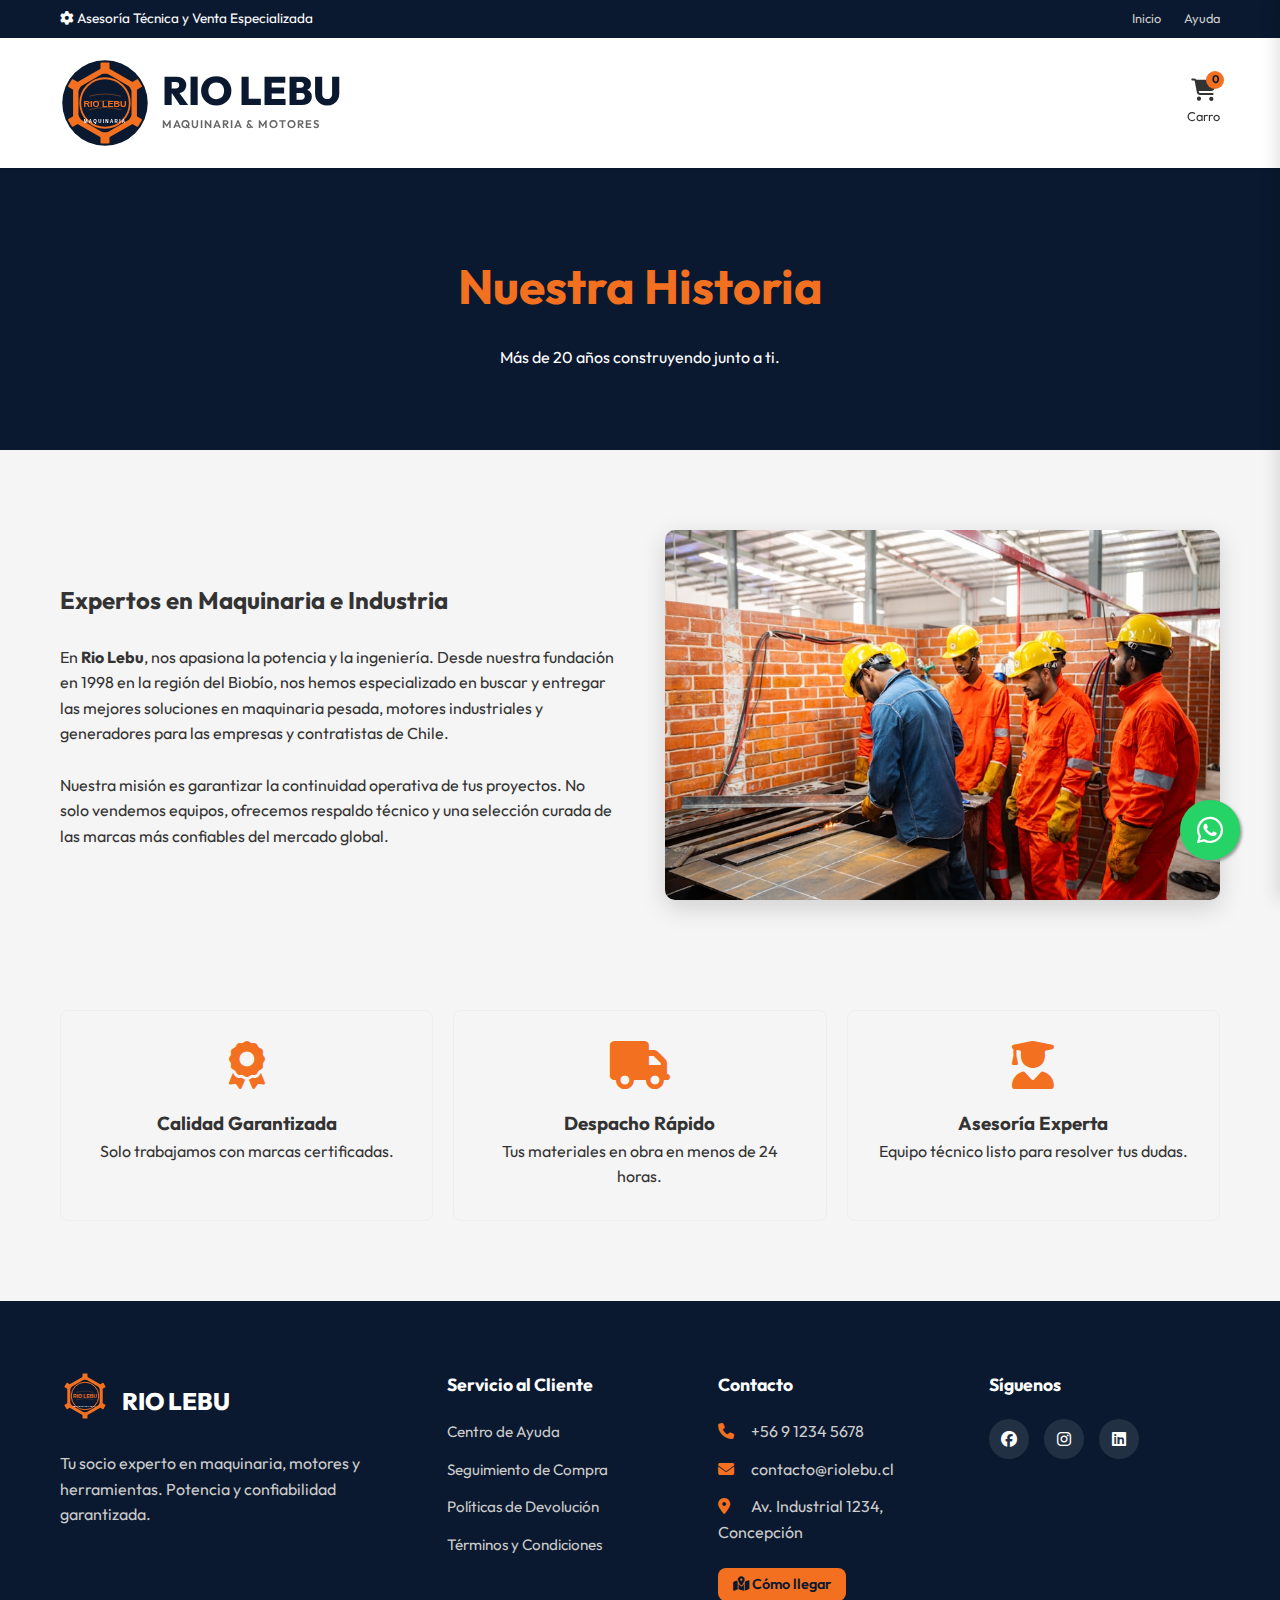
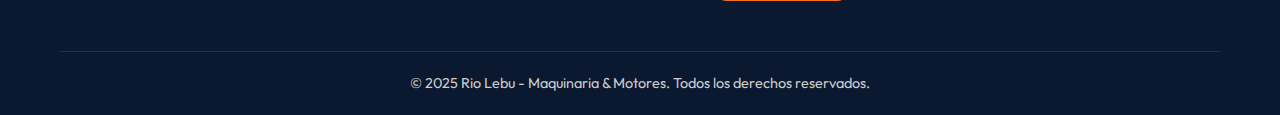
<file: nosotros.html>
<!DOCTYPE html>
<html lang="es">

<head>
    <meta charset="UTF-8">
    <meta name="viewport" content="width=device-width, initial-scale=1.0">
    <title>Nosotros - Rio Lebu Maquinaria</title>
    <!-- Google Fonts -->
    <link rel="preconnect" href="https://fonts.googleapis.com">
    <link rel="preconnect" href="https://fonts.gstatic.com" crossorigin>
    <link href="https://fonts.googleapis.com/css2?family=Outfit:wght@300;400;500;600;700&display=swap" rel="stylesheet">
    <!-- Icons -->
    <link rel="stylesheet" href="https://cdnjs.cloudflare.com/ajax/libs/font-awesome/6.4.0/css/all.min.css">
    <link rel="stylesheet" href="assets/css/style.css">
    <style>
        .about-hero {
            background-color: var(--secondary);
            color: var(--white);
            padding: 80px 0;
            text-align: center;
        }

        .about-hero h1 {
            font-size: 3rem;
            margin-bottom: 20px;
            color: var(--primary);
        }

        .about-content {
            padding: 80px 0;
        }

        .about-grid {
            display: grid;
            grid-template-columns: 1fr 1fr;
            gap: 50px;
            align-items: center;
        }

        .feature-box {
            text-align: center;
            padding: 30px;
            border: 1px solid #eee;
            border-radius: var(--radius);
            margin-top: 30px;
        }

        .feature-box i {
            font-size: 3rem;
            color: var(--primary);
            margin-bottom: 20px;
        }
    </style>
</head>

<body>

    <!-- Top Notification Bar -->
    <div class="top-bar">
        <div class="container">
            <span><i class="fa-solid fa-gear"></i> Asesoría Técnica y Venta Especializada</span>
            <div class="top-links">
                <a href="index.html">Inicio</a>
                <a href="#">Ayuda</a>
            </div>
        </div>
    </div>

    <!-- Main Header -->
    <header class="main-header">
        <div class="container header-content">
            <!-- Logo -->
            <a href="index.html" class="logo">
                <img src="assets/images/logo.svg" alt="Rio Lebu Logo" class="logo-image">
                <div class="logo-text">
                    <h1>RIO LEBU</h1>
                    <span>MAQUINARIA & MOTORES</span>
                </div>
            </a>
            <!-- User Actions -->
            <div class="header-actions">
                <a href="#" class="action-item cart-trigger">
                    <div class="icon-wrapper">
                        <i class="fa-solid fa-cart-shopping"></i>
                        <span class="badge" id="cart-count">0</span>
                    </div>
                    <span>Carro</span>
                </a>
            </div>
        </div>
    </header>

    <!-- About Content -->
    <section class="about-hero">
        <div class="container">
            <h1>Nuestra Historia</h1>
            <p>Más de 20 años construyendo junto a ti.</p>
        </div>
    </section>

    <section class="about-content">
        <div class="container">
            <div class="about-grid">
                <div>
                    <h2>Expertos en Maquinaria e Industria</h2>
                    <br>
                    <p>En <strong>Rio Lebu</strong>, nos apasiona la potencia y la ingeniería. Desde nuestra fundación
                        en 1998 en la región del Biobío, nos hemos especializado en buscar y entregar las mejores
                        soluciones en maquinaria pesada, motores industriales y generadores para las empresas y
                        contratistas de Chile.</p>
                    <br>
                    <p>Nuestra misión es garantizar la continuidad operativa de tus proyectos. No solo vendemos equipos,
                        ofrecemos respaldo técnico y una selección curada de las marcas más confiables del mercado
                        global.</p>
                </div>
                <div>
                    <img src="assets/images/about/team.jpg" alt="Equipo Rio Lebu"
                        style="border-radius: 10px; box-shadow: var(--shadow-lg);">
                </div>
            </div>

            <div class="category-grid" style="margin-top: 80px;">
                <div class="feature-box">
                    <i class="fa-solid fa-award"></i>
                    <h3>Calidad Garantizada</h3>
                    <p>Solo trabajamos con marcas certificadas.</p>
                </div>
                <div class="feature-box">
                    <i class="fa-solid fa-truck"></i>
                    <h3>Despacho Rápido</h3>
                    <p>Tus materiales en obra en menos de 24 horas.</p>
                </div>
                <div class="feature-box">
                    <i class="fa-solid fa-user-graduate"></i>
                    <h3>Asesoría Experta</h3>
                    <p>Equipo técnico listo para resolver tus dudas.</p>
                </div>
            </div>
        </div>
    </section>

    <!-- WhatsApp Button -->
    <a href="https://wa.me/56978589090" target="_blank" class="whatsapp-float">
        <i class="fa-brands fa-whatsapp"></i>
    </a>

    <!-- Footer -->
    <footer class="main-footer">
        <div class="container">
            <div class="footer-grid">
                <div class="footer-col">
                    <div class="logo footer-logo">
                        <img src="assets/images/logo.svg" alt="Rio Lebu Logo" class="logo-image">
                        <span class="logo-text">RIO LEBU</span>
                    </div>
                    <p>Tu socio experto en maquinaria, motores y herramientas. Potencia y confiabilidad garantizada.</p>
                </div>
                <div class="footer-col">
                    <h4>Servicio al Cliente</h4>
                    <ul>
                        <li><a href="#">Centro de Ayuda</a></li>
                        <li><a href="#">Seguimiento de Compra</a></li>
                        <li><a href="#">Políticas de Devolución</a></li>
                        <li><a href="#">Términos y Condiciones</a></li>
                    </ul>
                </div>
                <div class="footer-col">
                    <h4>Contacto</h4>
                    <ul>
                        <li><i class="fa-solid fa-phone"></i> +56 9 1234 5678</li>
                        <li><i class="fa-solid fa-envelope"></i> contacto@riolebu.cl</li>
                        <li><i class="fa-solid fa-location-dot"></i> Av. Industrial 1234, Concepción</li>
                    </ul>
                    <a href="https://www.google.com/maps/search/?api=1&query=Calle+Arturo+Prat+29,+Lebu" target="_blank"
                        class="btn btn-primary" style="padding: 5px 15px; font-size: 0.9rem; margin-top: 10px;">
                        <i class="fa-solid fa-map-location-dot"></i> Cómo llegar
                    </a>
                </div>
                <div class="footer-col">
                    <h4>Síguenos</h4>
                    <div class="social-links">
                        <a href="#"><i class="fa-brands fa-facebook"></i></a>
                        <a href="#"><i class="fa-brands fa-instagram"></i></a>
                        <a href="#"><i class="fa-brands fa-linkedin"></i></a>
                    </div>
                </div>
            </div>
            <div class="footer-bottom">
                <p>&copy; 2025 Rio Lebu - Maquinaria & Motores. Todos los derechos reservados.</p>
            </div>
        </div>
    </footer>

    <!-- Cart Drawer (Essential for continuity) -->
    <div class="cart-overlay" id="cart-overlay"></div>
    <div class="cart-drawer" id="cart-drawer">
        <div class="cart-header">
            <h3>Tu Carro de Compras</h3>
            <button class="close-cart" id="close-cart"><i class="fa-solid fa-xmark"></i></button>
        </div>
        <div class="cart-items" id="cart-items">
            <!-- Items injected by JS -->
        </div>
        <div class="cart-footer">
            <div class="cart-total">
                <span>Total:</span>
                <span id="cart-total-amount">$0</span>
            </div>
            <button class="btn btn-primary btn-block checkout-btn">
                Finalizar Compra vía WhatsApp <i class="fa-brands fa-whatsapp"></i>
            </button>
        </div>
    </div>

    <!-- Reusing the same script for cart functionality -->
    <script src="assets/js/script.js"></script>
</body>

</html>
</file>
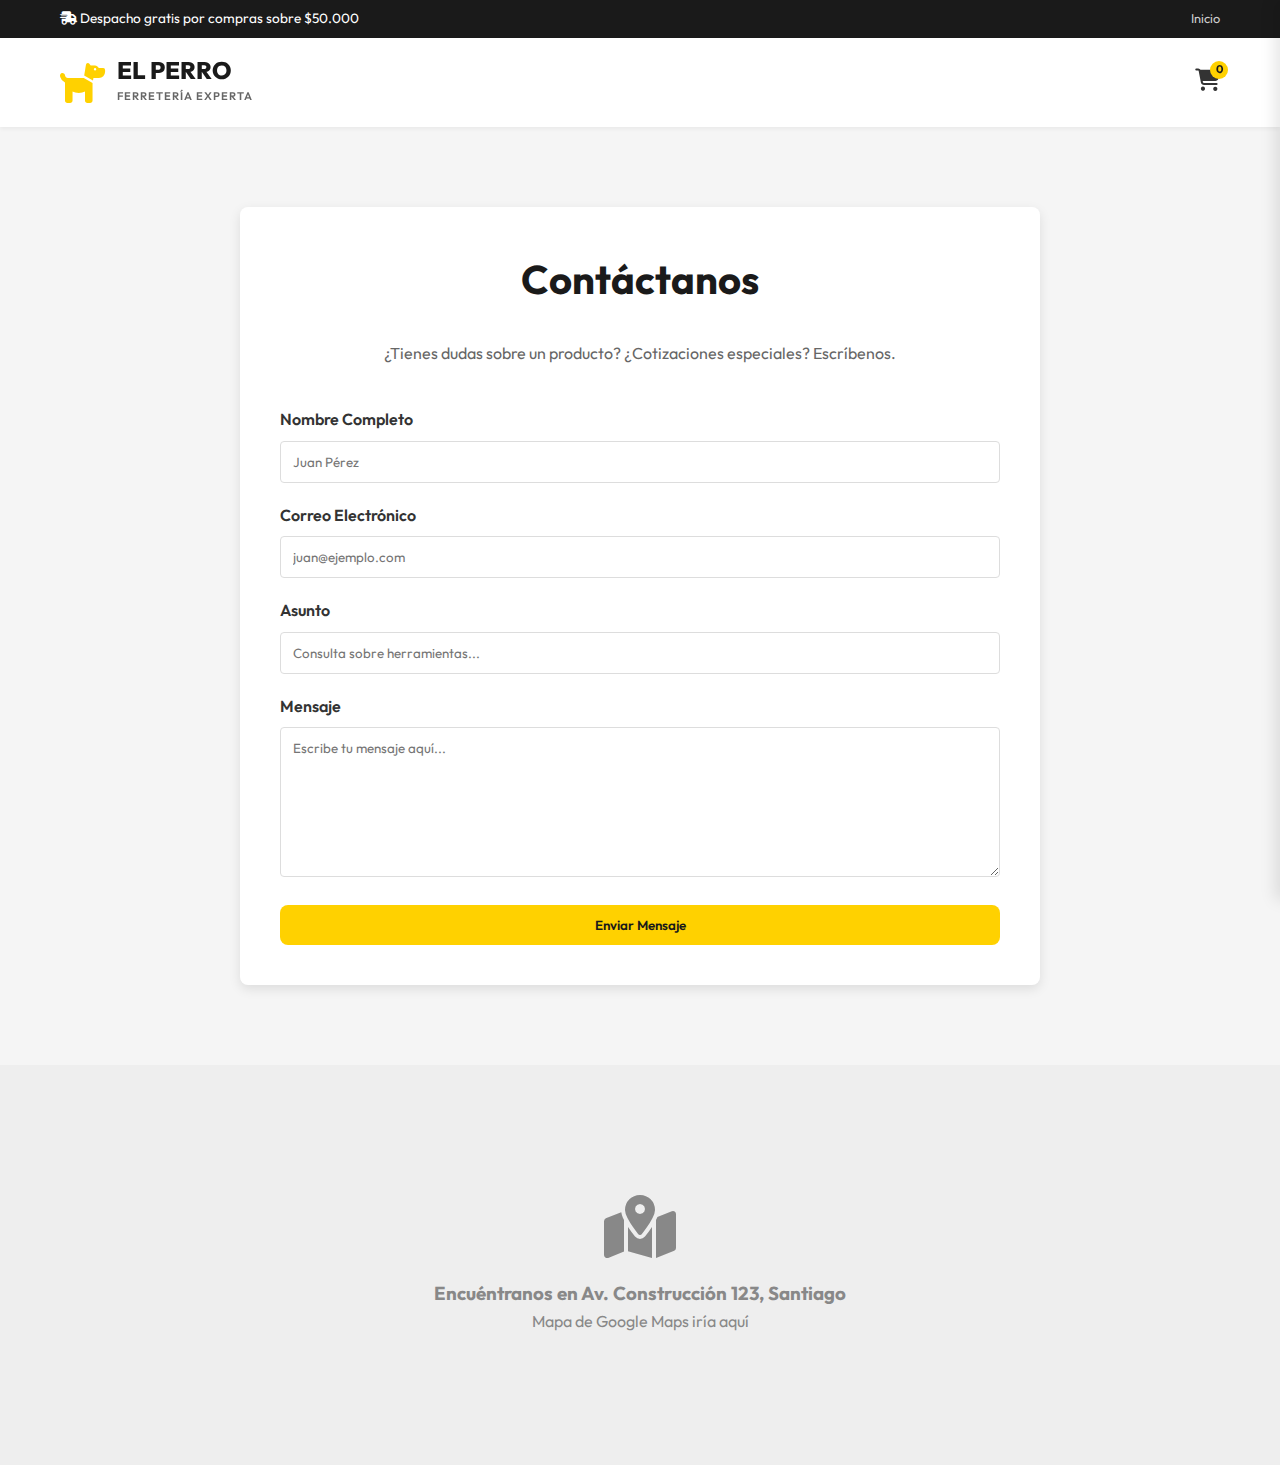
<file: backups/2025-12-09_v1_functional/contacto.html>
<!DOCTYPE html>
<html lang="es">

<head>
    <meta charset="UTF-8">
    <meta name="viewport" content="width=device-width, initial-scale=1.0">
    <title>Contacto - Ferretería El Perro</title>
    <!-- Google Fonts -->
    <link rel="preconnect" href="https://fonts.googleapis.com">
    <link rel="preconnect" href="https://fonts.gstatic.com" crossorigin>
    <link href="https://fonts.googleapis.com/css2?family=Outfit:wght@300;400;500;600;700&display=swap" rel="stylesheet">
    <!-- Icons -->
    <link rel="stylesheet" href="https://cdnjs.cloudflare.com/ajax/libs/font-awesome/6.4.0/css/all.min.css">
    <link rel="stylesheet" href="assets/css/style.css">
    <style>
        .contact-container {
            max-width: 800px;
            margin: 80px auto;
            background: #fff;
            padding: 40px;
            border-radius: var(--radius);
            box-shadow: var(--shadow-md);
        }

        .form-group {
            margin-bottom: 20px;
        }

        .form-group label {
            display: block;
            margin-bottom: 8px;
            font-weight: 600;
        }

        .form-group input,
        .form-group textarea {
            width: 100%;
            padding: 12px;
            border: 1px solid #ddd;
            border-radius: 4px;
            font-family: inherit;
        }

        .form-group textarea {
            height: 150px;
            resize: vertical;
        }

        .map-container {
            height: 400px;
            background-color: #eee;
            margin-top: 50px;
            display: flex;
            align-items: center;
            justify-content: center;
            color: #888;
        }
    </style>
</head>

<body>

    <!-- Top Notification Bar -->
    <div class="top-bar">
        <div class="container">
            <span><i class="fa-solid fa-truck-fast"></i> Despacho gratis por compras sobre $50.000</span>
            <div class="top-links">
                <a href="index.html">Inicio</a>
            </div>
        </div>
    </div>

    <!-- Main Header -->
    <header class="main-header">
        <div class="container header-content">
            <a href="index.html" class="logo">
                <i class="fa-solid fa-dog"></i>
                <div class="logo-text">
                    <h1>EL PERRO</h1>
                    <span>FERRETERÍA EXPERTA</span>
                </div>
            </a>
            <div class="header-actions">
                <a href="#" class="action-item cart-trigger">
                    <div class="icon-wrapper">
                        <i class="fa-solid fa-cart-shopping"></i>
                        <span class="badge" id="cart-count">0</span>
                    </div>
                </a>
            </div>
        </div>
    </header>

    <div class="container contact-container">
        <h2 class="text-center" style="margin-bottom: 30px; font-size: 2.5rem; color: var(--secondary);">Contáctanos
        </h2>
        <p class="text-center" style="margin-bottom: 40px; color: var(--text-light);">¿Tienes dudas sobre un producto?
            ¿Cotizaciones especiales? Escríbenos.</p>

        <form id="contact-form"
            onsubmit="event.preventDefault(); alert('Gracias por tu mensaje. Te responderemos pronto.');">
            <div class="form-group">
                <label>Nombre Completo</label>
                <input type="text" required placeholder="Juan Pérez">
            </div>
            <div class="form-group">
                <label>Correo Electrónico</label>
                <input type="email" required placeholder="juan@ejemplo.com">
            </div>
            <div class="form-group">
                <label>Asunto</label>
                <input type="text" placeholder="Consulta sobre herramientas...">
            </div>
            <div class="form-group">
                <label>Mensaje</label>
                <textarea required placeholder="Escribe tu mensaje aquí..."></textarea>
            </div>
            <button type="submit" class="btn btn-primary" style="width: 100%;">Enviar Mensaje</button>
        </form>
    </div>

    <!-- Map Placeholder -->
    <div class="map-container">
        <div class="text-center">
            <i class="fa-solid fa-map-location-dot" style="font-size: 4rem; margin-bottom: 20px;"></i>
            <h3>Encuéntranos en Av. Construcción 123, Santiago</h3>
            <p>Mapa de Google Maps iría aquí</p>
        </div>
    </div>

    <!-- Cart Drawer -->
    <div class="cart-overlay" id="cart-overlay"></div>
    <div class="cart-drawer" id="cart-drawer">
        <div class="cart-header">
            <h3>Tu Carro de Compras</h3>
            <button class="close-cart" id="close-cart"><i class="fa-solid fa-xmark"></i></button>
        </div>
        <div class="cart-items" id="cart-items"></div>
        <div class="cart-footer">
            <div class="cart-total">
                <span>Total:</span>
                <span id="cart-total-amount">$0</span>
            </div>
            <button class="btn btn-primary btn-block checkout-btn">
                Finalizar Compra vía WhatsApp <i class="fa-brands fa-whatsapp"></i>
            </button>
        </div>
    </div>

    <script src="assets/js/script.js"></script>
</body>

</html>
</file>
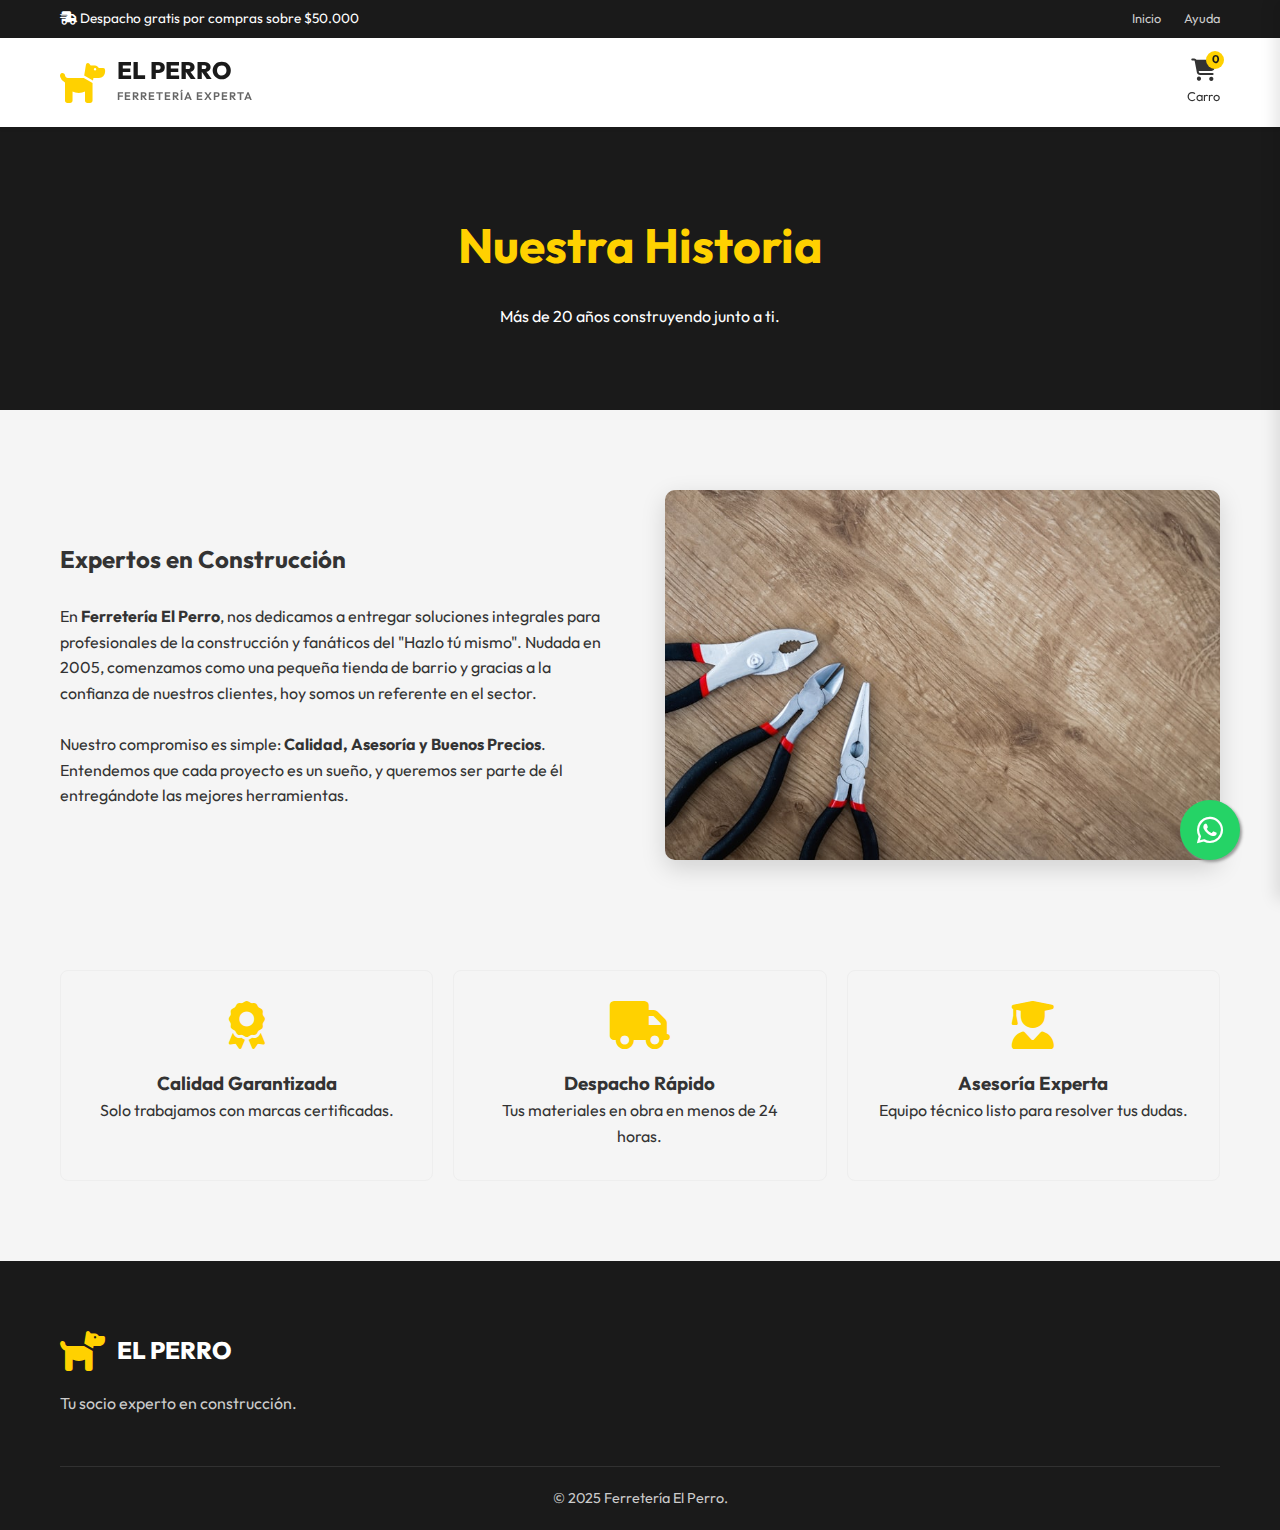
<file: backups/2025-12-09_v1_functional/nosotros.html>
<!DOCTYPE html>
<html lang="es">

<head>
    <meta charset="UTF-8">
    <meta name="viewport" content="width=device-width, initial-scale=1.0">
    <title>Nosotros - Ferretería El Perro</title>
    <!-- Google Fonts -->
    <link rel="preconnect" href="https://fonts.googleapis.com">
    <link rel="preconnect" href="https://fonts.gstatic.com" crossorigin>
    <link href="https://fonts.googleapis.com/css2?family=Outfit:wght@300;400;500;600;700&display=swap" rel="stylesheet">
    <!-- Icons -->
    <link rel="stylesheet" href="https://cdnjs.cloudflare.com/ajax/libs/font-awesome/6.4.0/css/all.min.css">
    <link rel="stylesheet" href="assets/css/style.css">
    <style>
        .about-hero {
            background-color: var(--secondary);
            color: var(--white);
            padding: 80px 0;
            text-align: center;
        }

        .about-hero h1 {
            font-size: 3rem;
            margin-bottom: 20px;
            color: var(--primary);
        }

        .about-content {
            padding: 80px 0;
        }

        .about-grid {
            display: grid;
            grid-template-columns: 1fr 1fr;
            gap: 50px;
            align-items: center;
        }

        .feature-box {
            text-align: center;
            padding: 30px;
            border: 1px solid #eee;
            border-radius: var(--radius);
            margin-top: 30px;
        }

        .feature-box i {
            font-size: 3rem;
            color: var(--primary);
            margin-bottom: 20px;
        }
    </style>
</head>

<body>

    <!-- Top Notification Bar -->
    <div class="top-bar">
        <div class="container">
            <span><i class="fa-solid fa-truck-fast"></i> Despacho gratis por compras sobre $50.000</span>
            <div class="top-links">
                <a href="index.html">Inicio</a>
                <a href="#">Ayuda</a>
            </div>
        </div>
    </div>

    <!-- Main Header -->
    <header class="main-header">
        <div class="container header-content">
            <!-- Logo -->
            <a href="index.html" class="logo">
                <i class="fa-solid fa-dog"></i>
                <div class="logo-text">
                    <h1>EL PERRO</h1>
                    <span>FERRETERÍA EXPERTA</span>
                </div>
            </a>
            <!-- User Actions -->
            <div class="header-actions">
                <a href="#" class="action-item cart-trigger">
                    <div class="icon-wrapper">
                        <i class="fa-solid fa-cart-shopping"></i>
                        <span class="badge" id="cart-count">0</span>
                    </div>
                    <span>Carro</span>
                </a>
            </div>
        </div>
    </header>

    <!-- About Content -->
    <section class="about-hero">
        <div class="container">
            <h1>Nuestra Historia</h1>
            <p>Más de 20 años construyendo junto a ti.</p>
        </div>
    </section>

    <section class="about-content">
        <div class="container">
            <div class="about-grid">
                <div>
                    <h2>Expertos en Construcción</h2>
                    <br>
                    <p>En <strong>Ferretería El Perro</strong>, nos dedicamos a entregar soluciones integrales para
                        profesionales de la construcción y fanáticos del "Hazlo tú mismo". Nudada en 2005, comenzamos
                        como una pequeña tienda de barrio y gracias a la confianza de nuestros clientes, hoy somos un
                        referente en el sector.</p>
                    <br>
                    <p>Nuestro compromiso es simple: <strong>Calidad, Asesoría y Buenos Precios</strong>. Entendemos que
                        cada proyecto es un sueño, y queremos ser parte de él entregándote las mejores herramientas.</p>
                </div>
                <div>
                    <img src="assets/images/about_team.jpg" alt="Equipo Ferretería"
                        style="border-radius: 10px; box-shadow: var(--shadow-lg);">
                </div>
            </div>

            <div class="category-grid" style="margin-top: 80px;">
                <div class="feature-box">
                    <i class="fa-solid fa-award"></i>
                    <h3>Calidad Garantizada</h3>
                    <p>Solo trabajamos con marcas certificadas.</p>
                </div>
                <div class="feature-box">
                    <i class="fa-solid fa-truck"></i>
                    <h3>Despacho Rápido</h3>
                    <p>Tus materiales en obra en menos de 24 horas.</p>
                </div>
                <div class="feature-box">
                    <i class="fa-solid fa-user-graduate"></i>
                    <h3>Asesoría Experta</h3>
                    <p>Equipo técnico listo para resolver tus dudas.</p>
                </div>
            </div>
        </div>
    </section>

    <!-- WhatsApp Button -->
    <a href="https://wa.me/56978589090" target="_blank" class="whatsapp-float">
        <i class="fa-brands fa-whatsapp"></i>
    </a>

    <!-- Footer -->
    <footer class="main-footer">
        <div class="container">
            <div class="footer-grid">
                <div class="footer-col">
                    <div class="logo footer-logo">
                        <i class="fa-solid fa-dog"></i>
                        <span class="logo-text">EL PERRO</span>
                    </div>
                    <p>Tu socio experto en construcción.</p>
                </div>
            </div>
            <div class="footer-bottom">
                <p>&copy; 2025 Ferretería El Perro.</p>
            </div>
        </div>
    </footer>

    <!-- Cart Drawer (Essential for continuity) -->
    <div class="cart-overlay" id="cart-overlay"></div>
    <div class="cart-drawer" id="cart-drawer">
        <div class="cart-header">
            <h3>Tu Carro de Compras</h3>
            <button class="close-cart" id="close-cart"><i class="fa-solid fa-xmark"></i></button>
        </div>
        <div class="cart-items" id="cart-items">
            <!-- Items injected by JS -->
        </div>
        <div class="cart-footer">
            <div class="cart-total">
                <span>Total:</span>
                <span id="cart-total-amount">$0</span>
            </div>
            <button class="btn btn-primary btn-block checkout-btn">
                Finalizar Compra vía WhatsApp <i class="fa-brands fa-whatsapp"></i>
            </button>
        </div>
    </div>

    <!-- Reusing the same script for cart functionality -->
    <script src="assets/js/script.js"></script>
</body>

</html>
</file>
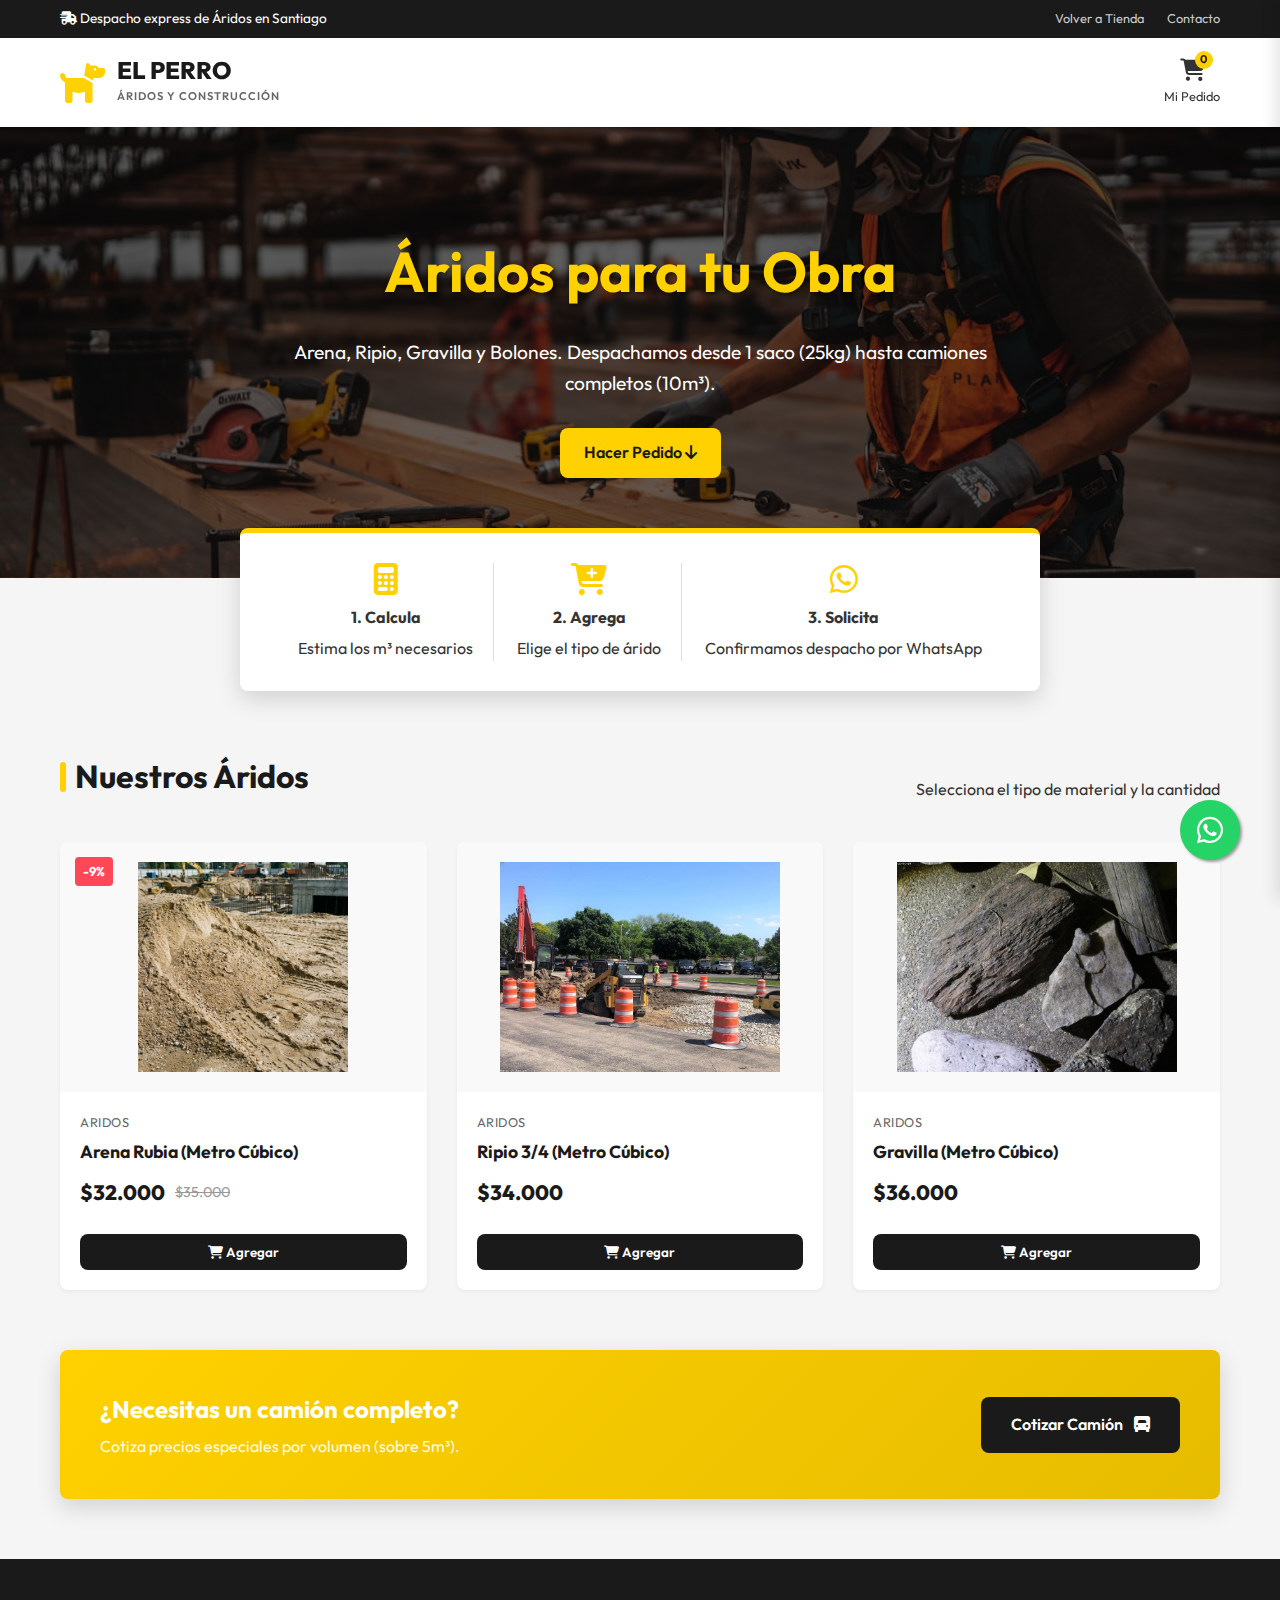
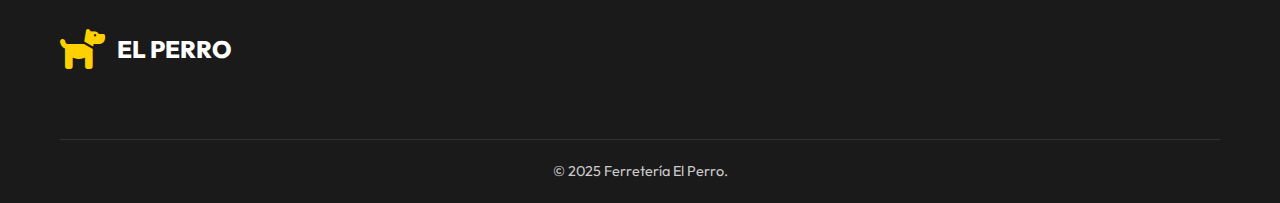
<file: backups/backup_20251212_aridos_img_fixed/aridos.html>
<!DOCTYPE html>
<html lang="es">

<head>
    <meta charset="UTF-8">
    <meta name="viewport" content="width=device-width, initial-scale=1.0">
    <title>Venta de Áridos - Ferretería El Perro</title>
    <meta name="description"
        content="Venta de áridos en Santiago: Arena, Ripio, Bolones, Grava. Despacho a domicilio por cubos o sacos.">
    <!-- Google Fonts -->
    <link rel="preconnect" href="https://fonts.googleapis.com">
    <link rel="preconnect" href="https://fonts.gstatic.com" crossorigin>
    <link href="https://fonts.googleapis.com/css2?family=Outfit:wght@300;400;500;600;700&display=swap" rel="stylesheet">
    <!-- Icons -->
    <link rel="stylesheet" href="https://cdnjs.cloudflare.com/ajax/libs/font-awesome/6.4.0/css/all.min.css">
    <link rel="stylesheet" href="assets/css/style.css">
    <style>
        .aridos-hero {
            background: linear-gradient(rgba(0, 0, 0, 0.6), rgba(0, 0, 0, 0.6)), url('assets/images/aridos_hero.jpg');
            background-size: cover;
            background-position: center;
            color: var(--white);
            padding: 100px 0;
            text-align: center;
        }

        .aridos-hero h1 {
            font-size: 3.5rem;
            margin-bottom: 20px;
            color: var(--primary);
            text-shadow: 2px 2px 4px rgba(0, 0, 0, 0.5);
        }

        .aridos-hero p {
            font-size: 1.2rem;
            max-width: 700px;
            margin: 0 auto 30px;
        }

        .calculator-box {
            background: var(--white);
            padding: 30px;
            border-radius: var(--radius);
            box-shadow: var(--shadow-lg);
            margin-top: -50px;
            position: relative;
            z-index: 10;
            max-width: 800px;
            margin-left: auto;
            margin-right: auto;
            text-align: center;
            border-top: 5px solid var(--primary);
        }

        .order-step {
            display: inline-block;
            padding: 0 20px;
            border-right: 1px solid #ddd;
        }

        .order-step:last-child {
            border: none;
        }

        .order-step i {
            color: var(--primary);
            font-size: 2rem;
            margin-bottom: 10px;
        }

        .order-step h4 {
            margin-bottom: 5px;
        }

        .bulk-banner {
            background-color: var(--secondary);
            color: var(--white);
            padding: 40px;
            border-radius: var(--radius);
            margin-top: 60px;
            display: flex;
            align-items: center;
            justify-content: space-between;
            flex-wrap: wrap;
            gap: 20px;
        }
    </style>
</head>

<body>

    <!-- Top Notification Bar -->
    <div class="top-bar">
        <div class="container">
            <span><i class="fa-solid fa-truck-fast"></i> Despacho express de Áridos en Santiago</span>
            <div class="top-links">
                <a href="index.html">Volver a Tienda</a>
                <a href="kontakt.html">Contacto</a>
            </div>
        </div>
    </div>

    <!-- Main Header -->
    <header class="main-header">
        <div class="container header-content">
            <a href="index.html" class="logo">
                <i class="fa-solid fa-dog"></i>
                <div class="logo-text">
                    <h1>EL PERRO</h1>
                    <span>ÁRIDOS Y CONSTRUCCIÓN</span>
                </div>
            </a>
            <div class="header-actions">
                <a href="#" class="action-item cart-trigger">
                    <div class="icon-wrapper">
                        <i class="fa-solid fa-cart-shopping"></i>
                        <span class="badge" id="cart-count">0</span>
                    </div>
                    <span>Mi Pedido</span>
                </a>
            </div>
        </div>
    </header>

    <!-- Hero -->
    <section class="aridos-hero">
        <div class="container">
            <h1>Áridos para tu Obra</h1>
            <p>Arena, Ripio, Gravilla y Bolones. Despachamos desde 1 saco (25kg) hasta camiones completos (10m³).</p>
            <a href="#products-container" class="btn btn-primary">Hacer Pedido <i
                    class="fa-solid fa-arrow-down"></i></a>
        </div>
    </section>

    <!-- Info Box -->
    <div class="container">
        <div class="calculator-box">
            <div class="order-step">
                <i class="fa-solid fa-calculator"></i>
                <h4>1. Calcula</h4>
                <p>Estima los m³ necesarios</p>
            </div>
            <div class="order-step">
                <i class="fa-solid fa-cart-plus"></i>
                <h4>2. Agrega</h4>
                <p>Elige el tipo de árido</p>
            </div>
            <div class="order-step">
                <i class="fa-brands fa-whatsapp"></i>
                <h4>3. Solicita</h4>
                <p>Confirmamos despacho por WhatsApp</p>
            </div>
        </div>
    </div>

    <!-- Products -->
    <section class="section-padding">
        <div class="container">
            <div class="section-header text-center">
                <h3>Nuestros Áridos</h3>
                <p>Selecciona el tipo de material y la cantidad</p>
            </div>

            <!-- Manually reusing the distinct product grid style but filled dynamically or static?
                 Let's rely on script.js but filtering for 'aridos' 
            -->
            <div class="products-grid" id="products-container">
                <!-- Javascript will inject items here -->
            </div>

            <!-- Bulk Order Banner -->
            <div class="bulk-banner">
                <div>
                    <h3>¿Necesitas un camión completo?</h3>
                    <p>Cotiza precios especiales por volumen (sobre 5m³).</p>
                </div>
                <a href="https://wa.me/56978589090?text=Hola,%20necesito%20cotizar%20un%20camion%20de%20aridos"
                    class="btn btn-primary">Cotizar Camión <i class="fa-solid fa-truck-front"></i></a>
            </div>
        </div>
    </section>

    <a href="https://wa.me/56978589090" target="_blank" class="whatsapp-float">
        <i class="fa-brands fa-whatsapp"></i>
    </a>

    <!-- Footer -->
    <footer class="main-footer">
        <div class="container">
            <div class="footer-grid">
                <div class="footer-col">
                    <div class="logo footer-logo">
                        <i class="fa-solid fa-dog"></i>
                        <span class="logo-text">EL PERRO</span>
                    </div>
                </div>
            </div>
            <div class="footer-bottom">
                <p>&copy; 2025 Ferretería El Perro.</p>
            </div>
        </div>
    </footer>

    <!-- Cart Drawer -->
    <div class="cart-overlay" id="cart-overlay"></div>
    <div class="cart-drawer" id="cart-drawer">
        <div class="cart-header">
            <h3>Tu Pedido de Áridos</h3>
            <button class="close-cart" id="close-cart"><i class="fa-solid fa-xmark"></i></button>
        </div>
        <div class="cart-items" id="cart-items"></div>
        <div class="cart-footer">
            <div class="cart-total">
                <span>Total Estimado:</span>
                <span id="cart-total-amount">$0</span>
            </div>
            <button class="btn btn-primary btn-block checkout-btn">
                Solicitar Despacho <i class="fa-brands fa-whatsapp"></i>
            </button>
        </div>
    </div>

    <!-- Modified script loading to handle filtering on load -->
    <script src="assets/js/script.js"></script>
    <script>
        // Inline script to filter only 'aridos' on this page load
        document.addEventListener('DOMContentLoaded', () => {
            // Slight delay to ensure main script loaded data? No, it's sequential.
            // But we need to make sure renderProducts available.
            renderProducts('aridos');

            // Hide filter buttons if they existed (they don't in this HTML)
        });

        // Disable the global renderProducts call from script.js?
        // script.js runs DOMContentLoaded automatically.
        // We can override that logic or just let it render 'all' then immediately re-render 'aridos'.
        // To be cleaner, let's update script.js to check page ID or URL?
        // Simple hack: The script checks if 'filters' exist. If not, maybe it behaves differently.
    </script>
</body>

</html>
</file>
<file: backups/2025-12-09_v1_functional/assets/css/style.css>
:root {
    --primary: #FFD100;
    /* Imperial-like Yellow */
    --primary-hover: #e6bc00;
    --secondary: #1a1a1a;
    /* Almost Black */
    --text-dark: #333333;
    --text-light: #666666;
    --bg-light: #f5f5f5;
    --white: #ffffff;
    --accent-blue: #007bff;
    --success: #28a745;
    --shadow-sm: 0 2px 4px rgba(0, 0, 0, 0.05);
    --shadow-md: 0 4px 12px rgba(0, 0, 0, 0.1);
    --shadow-lg: 0 8px 24px rgba(0, 0, 0, 0.15);
    --radius: 8px;
    --transition: all 0.3s ease;
}

* {
    margin: 0;
    padding: 0;
    box-sizing: border-box;
    font-family: 'Outfit', sans-serif;
}

body {
    background-color: var(--bg-light);
    color: var(--text-dark);
    line-height: 1.6;
}

a {
    text-decoration: none;
    color: inherit;
    transition: var(--transition);
}

ul {
    list-style: none;
}

img {
    max-width: 100%;
    display: block;
}

.container {
    max-width: 1200px;
    margin: 0 auto;
    padding: 0 20px;
}

/* Utilities */
.text-primary {
    color: var(--primary);
}

.text-center {
    text-align: center;
}

.section-padding {
    padding: 60px 0;
}

.btn {
    display: inline-block;
    padding: 12px 24px;
    border-radius: var(--radius);
    font-weight: 600;
    cursor: pointer;
    border: none;
    transition: var(--transition);
}

.btn-primary {
    background-color: var(--primary);
    color: var(--secondary);
}

.btn-primary:hover {
    background-color: var(--primary-hover);
    transform: translateY(-2px);
}

/* Add to Cart Button Specifics */
.btn-add {
    width: 100%;
    background-color: var(--secondary);
    color: var(--white);
    padding: 10px;
    margin-top: 10px;
}

.btn-add:hover {
    background-color: var(--primary);
    color: var(--secondary);
}

/* Top Bar */
.top-bar {
    background-color: var(--secondary);
    color: var(--white);
    font-size: 0.85rem;
    padding: 8px 0;
}

.top-bar .container {
    display: flex;
    justify-content: space-between;
    align-items: center;
}

.top-links a {
    color: #ccc;
    margin-left: 20px;
    font-size: 0.8rem;
}

.top-links a:hover {
    color: var(--primary);
}

/* Header */
.main-header {
    background-color: var(--white);
    padding: 20px 0;
    box-shadow: var(--shadow-sm);
    position: sticky;
    top: 0;
    z-index: 1000;
}

.header-content {
    display: flex;
    align-items: center;
    justify-content: space-between;
    gap: 30px;
}

.logo {
    display: flex;
    align-items: center;
    gap: 12px;
    text-decoration: none;
}

.logo i {
    font-size: 2.5rem;
    color: var(--primary);
}

.logo-text h1 {
    font-size: 1.5rem;
    font-weight: 800;
    color: var(--secondary);
    line-height: 1;
}

.logo-text span {
    font-size: 0.7rem;
    letter-spacing: 1px;
    color: var(--text-light);
    font-weight: 600;
}

/* Search Bar */
.search-container {
    flex: 1;
    display: flex;
    position: relative;
}

.search-container input {
    width: 100%;
    padding: 12px 20px;
    border: 2px solid #eee;
    border-radius: 50px;
    outline: none;
    padding-right: 50px;
    transition: var(--transition);
}

.search-container input:focus {
    border-color: var(--primary);
}

.search-container button {
    position: absolute;
    right: 5px;
    top: 50%;
    transform: translateY(-50%);
    background: var(--primary);
    border: none;
    width: 36px;
    height: 36px;
    border-radius: 50%;
    cursor: pointer;
    color: var(--secondary);
}

/* Header Actions */
.header-actions {
    display: flex;
    gap: 25px;
}

.action-item {
    display: flex;
    flex-direction: column;
    align-items: center;
    font-size: 0.8rem;
    color: var(--text-dark);
}

.action-item .icon-wrapper {
    position: relative;
}

.action-item i {
    font-size: 1.4rem;
    margin-bottom: 4px;
}

.action-item:hover {
    color: var(--primary);
}

.badge {
    position: absolute;
    top: -8px;
    right: -8px;
    background-color: var(--primary);
    color: var(--secondary);
    font-size: 0.7rem;
    font-weight: bold;
    width: 18px;
    height: 18px;
    border-radius: 50%;
    display: flex;
    align-items: center;
    justify-content: center;
}

/* Nav */
.main-nav {
    background-color: var(--secondary);
    color: var(--white);
}

.nav-list {
    display: flex;
    gap: 30px;
}

.nav-list a {
    padding: 15px 0;
    display: inline-block;
    font-weight: 500;
    font-size: 0.95rem;
    border-bottom: 3px solid transparent;
}

.nav-list a:hover,
.nav-list a.active {
    color: var(--primary);
    border-bottom-color: var(--primary);
}

.nav-list a.highlight {
    color: var(--primary);
}

/* Hero */
.hero {
    background: linear-gradient(135deg, rgba(255, 255, 255, 0.9) 0%, rgba(255, 255, 255, 0.9) 100%),
        url('../images/hero_bg.jpg');
    background-size: cover;
    background-position: center;
    padding: 80px 0;
    position: relative;
    overflow: hidden;
}

.hero-content {
    display: flex;
    align-items: center;
    justify-content: space-between;
    gap: 40px;
}

.hero-text {
    flex: 1;
    z-index: 2;
}

.badge-hero {
    background-color: var(--primary);
    color: var(--secondary);
    padding: 6px 12px;
    border-radius: 4px;
    font-weight: bold;
    font-size: 0.8rem;
    margin-bottom: 15px;
    display: inline-block;
}

.hero h2 {
    font-size: 3.5rem;
    line-height: 1.1;
    margin-bottom: 20px;
    color: var(--secondary);
}

.hero p {
    font-size: 1.1rem;
    color: var(--text-light);
    margin-bottom: 30px;
    max-width: 500px;
}

.hero-image {
    flex: 1;
    position: relative;
}

.hero-image img {
    border-radius: 20px;
    box-shadow: var(--shadow-lg);
    transform: rotate(-2deg);
    border: 8px solid var(--white);
    max-width: 450px;
    margin: 0 auto;
}

/* Categories */
.section-header {
    display: flex;
    justify-content: space-between;
    align-items: flex-end;
    margin-bottom: 40px;
}

.section-header h3 {
    font-size: 2rem;
    color: var(--secondary);
    position: relative;
    padding-left: 15px;
}

.section-header h3::before {
    content: '';
    position: absolute;
    left: 0;
    top: 50%;
    transform: translateY(-50%);
    height: 30px;
    width: 6px;
    background-color: var(--primary);
    border-radius: 3px;
}

.view-all {
    color: var(--text-light);
    font-weight: 500;
}

.view-all:hover {
    color: var(--primary);
}

.category-grid {
    display: grid;
    grid-template-columns: repeat(auto-fit, minmax(150px, 1fr));
    gap: 20px;
}

.cat-card {
    background: var(--white);
    padding: 30px;
    border-radius: var(--radius);
    text-align: center;
    box-shadow: var(--shadow-sm);
    cursor: pointer;
    transition: var(--transition);
    border: 1px solid transparent;
}

.cat-card:hover {
    transform: translateY(-5px);
    box-shadow: var(--shadow-md);
    border-color: var(--primary);
}

.cat-card i {
    font-size: 2.5rem;
    color: var(--secondary);
    margin-bottom: 15px;
    transition: var(--transition);
}

.cat-card:hover i {
    color: var(--primary);
}

.cat-card span {
    display: block;
    font-weight: 600;
}

/* Products */
.filters {
    display: flex;
    justify-content: center;
    gap: 15px;
    margin-bottom: 40px;
}

.filter-btn {
    padding: 8px 20px;
    border: 1px solid #ddd;
    background: transparent;
    border-radius: 20px;
    cursor: pointer;
    font-weight: 500;
    transition: var(--transition);
}

.filter-btn:hover,
.filter-btn.active {
    background-color: var(--secondary);
    color: var(--primary);
    border-color: var(--secondary);
}

.products-grid {
    display: grid;
    grid-template-columns: repeat(auto-fill, minmax(280px, 1fr));
    gap: 30px;
}

.product-card {
    background: var(--white);
    border-radius: var(--radius);
    overflow: hidden;
    box-shadow: var(--shadow-sm);
    transition: var(--transition);
    position: relative;
}

.product-card:hover {
    box-shadow: var(--shadow-lg);
    transform: translateY(-5px);
}

.product-image {
    height: 250px;
    padding: 20px;
    display: flex;
    align-items: center;
    justify-content: center;
    background-color: #f9f9f9;
    position: relative;
}

.product-image img {
    max-height: 100%;
    object-fit: contain;
}

.discount-badge {
    position: absolute;
    top: 15px;
    left: 15px;
    background-color: #ff4757;
    color: white;
    padding: 4px 8px;
    border-radius: 4px;
    font-size: 0.8rem;
    font-weight: bold;
}

.product-info {
    padding: 20px;
}

.product-cat {
    font-size: 0.8rem;
    color: var(--text-light);
    text-transform: uppercase;
    letter-spacing: 0.5px;
    margin-bottom: 5px;
    display: block;
}

.product-title {
    font-size: 1.1rem;
    font-weight: 700;
    margin-bottom: 10px;
    color: var(--secondary);
}

.product-price {
    display: flex;
    align-items: center;
    gap: 10px;
    margin-bottom: 15px;
}

.current-price {
    font-size: 1.3rem;
    font-weight: 800;
    color: var(--secondary);
}

.old-price {
    text-decoration: line-through;
    color: #999;
    font-size: 0.9rem;
}

/* WhatsApp Button */
.whatsapp-float {
    position: fixed;
    width: 60px;
    height: 60px;
    bottom: 40px;
    right: 40px;
    background-color: #25d366;
    color: #FFF;
    border-radius: 50px;
    text-align: center;
    font-size: 30px;
    box-shadow: 2px 2px 3px #999;
    z-index: 1000;
    display: flex;
    align-items: center;
    justify-content: center;
    transition: all 0.3s ease;
    animation: pulse 2s infinite;
}

.whatsapp-float:hover {
    background-color: #128c7e;
    transform: scale(1.1);
}

@keyframes pulse {
    0% {
        box-shadow: 0 0 0 0 rgba(37, 211, 102, 0.7);
    }

    70% {
        box-shadow: 0 0 0 15px rgba(37, 211, 102, 0);
    }

    100% {
        box-shadow: 0 0 0 0 rgba(37, 211, 102, 0);
    }
}

/* Footer */
.main-footer {
    background-color: var(--secondary);
    color: #ccc;
    padding: 70px 0 20px;
}

.footer-grid {
    display: grid;
    grid-template-columns: 1.5fr 1fr 1fr 1fr;
    gap: 40px;
    margin-bottom: 50px;
}

.footer-logo {
    margin-bottom: 20px;
}

.footer-logo i {
    color: var(--primary);
}

.footer-logo .logo-text {
    color: var(--white);
    font-size: 1.5rem;
    font-weight: 800;
}

.footer-col h4 {
    color: var(--white);
    margin-bottom: 20px;
    font-size: 1.1rem;
}

.footer-col ul li {
    margin-bottom: 12px;
}

.footer-col ul li a {
    color: #ccc;
    font-size: 0.95rem;
}

.footer-col ul li a:hover {
    color: var(--primary);
    padding-left: 5px;
}

.footer-col ul li i {
    margin-right: 10px;
    color: var(--primary);
    width: 20px;
}

.social-links {
    display: flex;
    gap: 15px;
}

.social-links a {
    width: 40px;
    height: 40px;
    background: rgba(255, 255, 255, 0.1);
    display: flex;
    align-items: center;
    justify-content: center;
    border-radius: 50%;
    color: var(--white);
    transition: var(--transition);
}

.social-links a:hover {
    background: var(--primary);
    color: var(--secondary);
}

.footer-bottom {
    border-top: 1px solid rgba(255, 255, 255, 0.1);
    padding-top: 20px;
    text-align: center;
    font-size: 0.9rem;
}

/* Responsive */
@media (max-width: 900px) {
    .header-content {
        flex-wrap: wrap;
    }

    .search-container {
        order: 3;
        width: 100%;
        margin-top: 10px;
    }

    .hero-content {
        flex-direction: column-reverse;
        text-align: center;
    }

    .hero-text {
        margin-top: 20px;
    }

    .footer-grid {
        grid-template-columns: 1fr 1fr;
    }

    /* Mobile Menu Logic */
    .main-nav .container {
        position: relative;
    }

    .nav-list {
        display: none;
        flex-direction: column;
        width: 100%;
        background-color: var(--secondary);
        padding-top: 10px;
    }

    .nav-list.show {
        display: flex;
        animation: slideDown 0.3s ease-out;
    }

    .nav-list a {
        padding: 15px 20px;
        border-bottom: 1px solid rgba(255, 255, 255, 0.05);
        display: block;
    }
}

@media (max-width: 600px) {
    .footer-grid {
        grid-template-columns: 1fr;
    }

    .hero h2 {
        font-size: 2.2rem;
    }
}

@keyframes slideDown {
    from {
        opacity: 0;
        transform: translateY(-10px);
    }

    to {
        opacity: 1;
        transform: translateY(0);
    }
}

/* Bump Animation for Cart */
@keyframes bump {
    0% {
        transform: scale(1);
    }

    50% {
        transform: scale(1.3);
    }

    100% {
        transform: scale(1);
    }
}

.bump {
    animation: bump 300ms ease-out;
}

.no-results {
    grid-column: 1 / -1;
    text-align: center;
    padding: 40px;
    background: #f9f9f9;
    border-radius: var(--radius);
    color: var(--text-light);
}

/* Cart Drawer Styles */
.cart-overlay {
    position: fixed;
    top: 0;
    left: 0;
    width: 100%;
    height: 100%;
    background: rgba(0, 0, 0, 0.5);
    z-index: 1001;
    /* Above header */
    opacity: 0;
    visibility: hidden;
    transition: var(--transition);
}

.cart-overlay.open {
    opacity: 1;
    visibility: visible;
}

.cart-drawer {
    position: fixed;
    top: 0;
    right: -400px;
    /* Hidden initially */
    width: 100%;
    max-width: 400px;
    height: 100%;
    background: var(--white);
    z-index: 1002;
    box-shadow: -5px 0 15px rgba(0, 0, 0, 0.1);
    transition: 0.4s cubic-bezier(0.19, 1, 0.22, 1);
    /* Eloquent ease */
    display: flex;
    flex-direction: column;
}

.cart-drawer.open {
    right: 0;
}

.cart-header {
    padding: 20px;
    border-bottom: 1px solid #eee;
    display: flex;
    justify-content: space-between;
    align-items: center;
    background-color: var(--secondary);
    color: var(--white);
}

.cart-header h3 {
    font-size: 1.2rem;
    margin: 0;
}

.close-cart {
    background: none;
    border: none;
    color: var(--white);
    font-size: 1.5rem;
    cursor: pointer;
    transition: var(--transition);
}

.close-cart:hover {
    color: var(--primary);
    transform: rotate(90deg);
}

.cart-items {
    flex: 1;
    padding: 20px;
    overflow-y: auto;
}

/* Empty State */
.empty-cart-msg {
    text-align: center;
    padding-top: 50px;
    color: var(--text-light);
}

.empty-cart-msg i {
    font-size: 4rem;
    margin-bottom: 20px;
    color: #eee;
}

.empty-cart-msg p {
    margin-bottom: 20px;
}

/* Cart Item */
.cart-item {
    display: flex;
    gap: 15px;
    margin-bottom: 20px;
    padding-bottom: 20px;
    border-bottom: 1px solid #f0f0f0;
    animation: fadeIn 0.3s ease;
}

.cart-item img {
    width: 70px;
    height: 70px;
    object-fit: cover;
    border-radius: var(--radius);
    border: 1px solid #eee;
}

.item-details {
    flex: 1;
}

.item-details h4 {
    font-size: 0.95rem;
    margin-bottom: 5px;
    color: var(--secondary);
}

.item-price {
    font-weight: bold;
    color: var(--primary-hover);
    /* Darker yellow for readability */
    font-size: 0.9rem;
}

.remove-item {
    background: none;
    border: none;
    color: #ff4757;
    font-size: 0.8rem;
    cursor: pointer;
    margin-top: 5px;
    text-decoration: underline;
}

.cart-footer {
    padding: 25px;
    border-top: 1px solid #eee;
    background-color: #fafafa;
}

.cart-total {
    display: flex;
    justify-content: space-between;
    font-size: 1.2rem;
    font-weight: 800;
    margin-bottom: 20px;
    color: var(--secondary);
}

.btn-block {
    display: block;
    width: 100%;
    text-align: center;
}

.checkout-btn {
    display: flex;
    align-items: center;
    justify-content: center;
    gap: 10px;
    font-size: 1rem;
}

@keyframes fadeIn {
    from {
        opacity: 0;
        transform: translateY(10px);
    }

    to {
        opacity: 1;
        transform: translateY(0);
    }
}
</file>
<file: assets/css/style.css>
:root {
    --primary: #f37021;
    /* Industrial Orange */
    --primary-hover: #d35400;
    --secondary: #0a192f;
    /* Deep Navy Blue */
    --text-dark: #333333;
    --text-light: #666666;
    --bg-light: #f5f5f5;
    --white: #ffffff;
    --accent-blue: #007bff;
    --success: #28a745;
    --shadow-sm: 0 2px 4px rgba(0, 0, 0, 0.05);
    --shadow-md: 0 4px 12px rgba(0, 0, 0, 0.1);
    --shadow-lg: 0 8px 24px rgba(0, 0, 0, 0.15);
    --radius: 8px;
    --transition: all 0.3s ease;
}

* {
    margin: 0;
    padding: 0;
    box-sizing: border-box;
    font-family: 'Outfit', sans-serif;
}

body {
    background-color: var(--bg-light);
    color: var(--text-dark);
    line-height: 1.6;
}

a {
    text-decoration: none;
    color: inherit;
    transition: var(--transition);
}

ul {
    list-style: none;
}

img {
    max-width: 100%;
    display: block;
}

.container {
    max-width: 1200px;
    margin: 0 auto;
    padding: 0 20px;
}

/* Utilities */
.text-primary {
    color: var(--primary);
}

.text-center {
    text-align: center;
}

.section-padding {
    padding: 60px 0;
}

.btn {
    display: inline-block;
    padding: 12px 24px;
    border-radius: var(--radius);
    font-weight: 600;
    cursor: pointer;
    border: none;
    transition: var(--transition);
}

.btn-primary {
    background-color: var(--primary);
    color: var(--secondary);
}

.btn-primary:hover {
    background-color: var(--primary-hover);
    transform: translateY(-2px);
}

/* Add to Cart Button Specifics */
.btn-add {
    width: 100%;
    background-color: var(--secondary);
    color: var(--white);
    padding: 10px;
    margin-top: 10px;
}

.btn-add:hover {
    background-color: var(--primary);
    color: var(--secondary);
}

/* Top Bar */
.top-bar {
    background-color: var(--secondary);
    color: var(--white);
    font-size: 0.85rem;
    padding: 8px 0;
}

.top-bar .container {
    display: flex;
    justify-content: space-between;
    align-items: center;
}

.top-links a {
    color: #ccc;
    margin-left: 20px;
    font-size: 0.8rem;
}

.top-links a:hover {
    color: var(--primary);
}

/* Header */
.main-header {
    background-color: var(--white);
    padding: 20px 0;
    box-shadow: var(--shadow-sm);
    position: sticky;
    top: 0;
    z-index: 1000;
}

.header-content {
    display: flex;
    align-items: center;
    justify-content: space-between;
    gap: 30px;
}

.logo {
    display: flex;
    align-items: center;
    gap: 12px;
    text-decoration: none;
}

.logo i {
    font-size: 3.8rem;
    color: var(--primary);
}

.logo-image {
    width: 90px;
    height: 90px;
    object-fit: contain;
    transition: var(--transition);
}

.logo:hover .logo-image {
    transform: scale(1.05);
}

.logo-text h1 {
    font-size: 2.5rem;
    font-weight: 800;
    color: var(--secondary);
    line-height: 1;
}

.logo-text span {
    font-size: 0.7rem;
    letter-spacing: 1px;
    color: var(--text-light);
    font-weight: 600;
}

/* Search Bar */
.search-container {
    flex: 1;
    display: flex;
    position: relative;
}

.search-container input {
    width: 100%;
    padding: 12px 20px;
    border: 2px solid #eee;
    border-radius: 50px;
    outline: none;
    padding-right: 50px;
    transition: var(--transition);
}

.search-container input:focus {
    border-color: var(--primary);
}

.search-container button {
    position: absolute;
    right: 5px;
    top: 50%;
    transform: translateY(-50%);
    background: var(--primary);
    border: none;
    width: 36px;
    height: 36px;
    border-radius: 50%;
    cursor: pointer;
    color: var(--secondary);
}

/* Header Actions */
.header-actions {
    display: flex;
    gap: 25px;
}

.action-item {
    display: flex;
    flex-direction: column;
    align-items: center;
    font-size: 0.8rem;
    color: var(--text-dark);
}

.action-item .icon-wrapper {
    position: relative;
}

.action-item i {
    font-size: 1.4rem;
    margin-bottom: 4px;
}

.action-item:hover {
    color: var(--primary);
}

.badge {
    position: absolute;
    top: -8px;
    right: -8px;
    background-color: var(--primary);
    color: var(--secondary);
    font-size: 0.7rem;
    font-weight: bold;
    width: 18px;
    height: 18px;
    border-radius: 50%;
    display: flex;
    align-items: center;
    justify-content: center;
}

/* Nav */
.main-nav {
    background-color: var(--secondary);
    color: var(--white);
}

.nav-list {
    display: flex;
    gap: 30px;
}

.nav-list a {
    padding: 15px 0;
    display: inline-block;
    font-weight: 500;
    font-size: 0.95rem;
    border-bottom: 3px solid transparent;
}

.nav-list a:hover,
.nav-list a.active {
    color: var(--primary);
    border-bottom-color: var(--primary);
}

.nav-list a.highlight {
    color: var(--primary);
}

/* Hero */
.hero {
    background: linear-gradient(135deg, rgba(255, 255, 255, 0.9) 0%, rgba(255, 255, 255, 0.9) 100%),
        url('../images/hero_bg.jpg');
    background-size: cover;
    background-position: center;
    padding: 80px 0;
    position: relative;
    overflow: hidden;
}

.hero-content {
    display: flex;
    align-items: center;
    justify-content: space-between;
    gap: 40px;
}

.hero-text {
    flex: 1;
    z-index: 2;
}

.badge-hero {
    background-color: var(--primary);
    color: var(--secondary);
    padding: 6px 12px;
    border-radius: 4px;
    font-weight: bold;
    font-size: 0.8rem;
    margin-bottom: 15px;
    display: inline-block;
}

.hero h2 {
    font-size: 3.5rem;
    line-height: 1.1;
    margin-bottom: 20px;
    color: var(--secondary);
}

.hero p {
    font-size: 1.1rem;
    color: var(--text-light);
    margin-bottom: 30px;
    max-width: 500px;
}

.hero-image-slider {
    flex: 1;
    position: relative;
    max-width: 500px;
    height: 400px;
    margin: 0 auto;
}

.slider-container {
    position: relative;
    width: 100%;
    height: 100%;
    border-radius: 20px;
    overflow: hidden;
    box-shadow: var(--shadow-lg);
    border: 8px solid var(--white);
    transform: rotate(-2deg);
}

.slide {
    position: absolute;
    top: 0;
    left: 0;
    width: 100%;
    height: 100%;
    object-fit: cover;
    opacity: 0;
    transition: opacity 0.8s ease-in-out;
}

.slide.active {
    opacity: 1;
}

.slider-controls {
    position: absolute;
    top: 50%;
    left: -20px;
    right: -20px;
    display: flex;
    justify-content: space-between;
    transform: translateY(-50%);
    z-index: 5;
}

.slider-controls button {
    background: var(--white);
    border: none;
    width: 40px;
    height: 40px;
    border-radius: 50%;
    box-shadow: var(--shadow-md);
    cursor: pointer;
    color: var(--secondary);
    transition: var(--transition);
}

.slider-controls button:hover {
    background: var(--primary);
    color: var(--white);
}

.slider-dots {
    position: absolute;
    bottom: -25px;
    left: 50%;
    transform: translateX(-50%);
    display: flex;
    gap: 10px;
}

.dot {
    width: 10px;
    height: 10px;
    border-radius: 50%;
    background: #ccc;
    cursor: pointer;
    transition: var(--transition);
}

.dot.active {
    background: var(--primary);
    width: 25px;
    border-radius: 10px;
}

/* Categories */
.section-header {
    display: flex;
    justify-content: space-between;
    align-items: flex-end;
    margin-bottom: 40px;
}

.section-header h3 {
    font-size: 2rem;
    color: var(--secondary);
    position: relative;
    padding-left: 15px;
}

.section-header h3::before {
    content: '';
    position: absolute;
    left: 0;
    top: 50%;
    transform: translateY(-50%);
    height: 30px;
    width: 6px;
    background-color: var(--primary);
    border-radius: 3px;
}

.view-all {
    color: var(--text-light);
    font-weight: 500;
}

.view-all:hover {
    color: var(--primary);
}

.category-grid {
    display: grid;
    grid-template-columns: repeat(auto-fit, minmax(150px, 1fr));
    gap: 20px;
}

.cat-card {
    background: var(--white);
    padding: 30px;
    border-radius: var(--radius);
    text-align: center;
    box-shadow: var(--shadow-sm);
    cursor: pointer;
    transition: var(--transition);
    border: 1px solid transparent;
}

.cat-card:hover {
    transform: translateY(-5px);
    box-shadow: var(--shadow-md);
    border-color: var(--primary);
}

.cat-card i {
    font-size: 2.5rem;
    color: var(--secondary);
    margin-bottom: 15px;
    transition: var(--transition);
}

.cat-card:hover i {
    color: var(--primary);
}

.cat-card span {
    display: block;
    font-weight: 600;
}

/* Products */
.filters {
    display: flex;
    justify-content: center;
    gap: 15px;
    margin-bottom: 40px;
}

.filter-btn {
    padding: 8px 20px;
    border: 1px solid #ddd;
    background: transparent;
    border-radius: 20px;
    cursor: pointer;
    font-weight: 500;
    transition: var(--transition);
}

.filter-btn:hover,
.filter-btn.active {
    background-color: var(--secondary);
    color: var(--primary);
    border-color: var(--secondary);
}

.products-grid {
    display: grid;
    grid-template-columns: repeat(auto-fill, minmax(280px, 1fr));
    gap: 30px;
}

.product-card {
    background: var(--white);
    border-radius: var(--radius);
    overflow: hidden;
    box-shadow: var(--shadow-sm);
    transition: var(--transition);
    position: relative;
}

.product-card:hover {
    box-shadow: var(--shadow-lg);
    transform: translateY(-5px);
}

.product-image {
    height: 250px;
    padding: 20px;
    display: flex;
    align-items: center;
    justify-content: center;
    background-color: #f9f9f9;
    position: relative;
}

.product-image img {
    max-height: 100%;
    object-fit: contain;
}

.discount-badge {
    position: absolute;
    top: 15px;
    left: 15px;
    background-color: #ff4757;
    color: white;
    padding: 4px 8px;
    border-radius: 4px;
    font-size: 0.8rem;
    font-weight: bold;
}

.product-info {
    padding: 20px;
}

.product-cat {
    font-size: 0.8rem;
    color: var(--text-light);
    text-transform: uppercase;
    letter-spacing: 0.5px;
    margin-bottom: 5px;
    display: block;
}

.product-title {
    font-size: 1.1rem;
    font-weight: 700;



    margin-bottom: 10px;
    color: var(--secondary);
}

.product-price {
    display: flex;
    align-items: center;
    gap: 10px;
    margin-bottom: 15px;
}

.current-price {
    font-size: 1.3rem;
    font-weight: 800;
    color: var(--secondary);
}

.old-price {
    text-decoration: line-through;
    color: #999;
    font-size: 0.9rem;
}

/* Quantity Controls */
.product-actions {
    display: flex;
    gap: 10px;
    align-items: center;
}

.qty-selector {
    display: flex;
    align-items: center;
    border: 1px solid #ddd;
    border-radius: var(--radius);
    height: 42px;
}

.qty-btn {
    background: none;
    border: none;
    width: 30px;
    height: 100%;
    font-size: 1.2rem;
    cursor: pointer;
    color: var(--secondary);
    transition: var(--transition);
    display: flex;
    align-items: center;
    justify-content: center;
}

.qty-btn:hover {
    background-color: #eee;
    color: var(--primary);
}

.qty-input {
    width: 40px;
    height: 100%;
    text-align: center;
    border: none;
    border-left: 1px solid #ddd;
    border-right: 1px solid #ddd;
    font-weight: 600;
    font-size: 1rem;
    -moz-appearance: textfield;
    appearance: textfield;
}

.qty-input::-webkit-outer-spin-button,
.qty-input::-webkit-inner-spin-button {
    -webkit-appearance: none;
    margin: 0;
}

.btn-add {
    flex: 1;
    margin-top: 0;
    /* Reset previous margin */
    height: 42px;
    display: flex;
    align-items: center;
    justify-content: center;
    gap: 8px;
}

/* Cart Specific Updates */
.cart-item {
    display: flex;
    align-items: center;
    gap: 15px;
    padding: 15px 0;
    border-bottom: 1px solid #eee;
}

.cart-item img {
    width: 60px;
    height: 60px;
    object-fit: cover;
    border-radius: var(--radius);
}

.item-details {
    flex: 1;
}

.item-details h4 {
    font-size: 0.95rem;
    margin-bottom: 5px;
    color: var(--secondary);
}

.cart-qty-controls {
    display: flex;
    align-items: center;
    gap: 10px;
    margin-top: 5px;
}

.mini-qty-btn {
    width: 24px;
    height: 24px;
    border-radius: 50%;
    border: 1px solid #ddd;
    background: white;
    cursor: pointer;
    display: flex;
    align-items: center;
    justify-content: center;
    font-size: 0.8rem;
    transition: var(--transition);
}

.mini-qty-btn:hover {
    border-color: var(--primary);
    color: var(--primary);
}

.cart-qty-display {
    font-weight: 600;
    font-size: 0.9rem;
    min-width: 20px;
    text-align: center;
}

.item-total {
    font-weight: 700;
    color: var(--primary);
    font-size: 1rem;
}

.remove-item {
    background: none;
    border: none;
    color: #ff4757;
    font-size: 0.8rem;
    cursor: pointer;
    text-decoration: underline;
    margin-top: 5px;
    display: block;
    /* Ensure it sits on new line if needed */
}

/* WhatsApp Button */
.whatsapp-float {
    position: fixed;
    width: 60px;
    height: 60px;
    bottom: 40px;
    right: 40px;
    background-color: #25d366;
    color: #FFF;
    border-radius: 50px;
    text-align: center;
    font-size: 30px;
    box-shadow: 2px 2px 3px #999;
    z-index: 1000;
    display: flex;
    align-items: center;
    justify-content: center;
    transition: all 0.3s ease;
    animation: pulse 2s infinite;
}

.whatsapp-float:hover {
    background-color: #128c7e;
    transform: scale(1.1);
}

@keyframes pulse {
    0% {
        box-shadow: 0 0 0 0 rgba(37, 211, 102, 0.7);
    }

    70% {
        box-shadow: 0 0 0 15px rgba(37, 211, 102, 0);
    }

    100% {
        box-shadow: 0 0 0 0 rgba(37, 211, 102, 0);
    }
}

/* Footer */
.main-footer {
    background-color: var(--secondary);
    color: #ccc;
    padding: 70px 0 20px;
}

.footer-grid {
    display: grid;
    grid-template-columns: 1.5fr 1fr 1fr 1fr;
    gap: 40px;
    margin-bottom: 50px;
}

.footer-logo {
    margin-bottom: 20px;
}

.footer-logo i {
    color: var(--primary);
}

.footer-logo .logo-image {
    width: 50px;
    height: 50px;
    margin-bottom: 10px;
}

.footer-logo .logo-text {
    color: var(--white);
    font-size: 1.5rem;
    font-weight: 800;
}

.footer-col h4 {
    color: var(--white);
    margin-bottom: 20px;
    font-size: 1.1rem;
}

.footer-col ul li {
    margin-bottom: 12px;
}

.footer-col ul li a {
    color: #ccc;
    font-size: 0.95rem;
}

.footer-col ul li a:hover {
    color: var(--primary);
    padding-left: 5px;
}

.footer-col ul li i {
    margin-right: 10px;
    color: var(--primary);
    width: 20px;
}

.social-links {
    display: flex;
    gap: 15px;
}

.social-links a {
    width: 40px;
    height: 40px;
    background: rgba(255, 255, 255, 0.1);
    display: flex;
    align-items: center;
    justify-content: center;
    border-radius: 50%;
    color: var(--white);
    transition: var(--transition);
}

.social-links a:hover {
    background: var(--primary);
    color: var(--secondary);
}

.footer-bottom {
    border-top: 1px solid rgba(255, 255, 255, 0.1);
    padding-top: 20px;
    text-align: center;
    font-size: 0.9rem;
}

/* Responsive */
@media (max-width: 900px) {
    .header-content {
        flex-wrap: wrap;
    }

    .search-container {
        order: 3;
        width: 100%;
        margin-top: 10px;
    }

    .hero-content {
        flex-direction: column-reverse;
        text-align: center;
    }

    .hero-text {
        margin-top: 20px;
    }

    .footer-grid {
        grid-template-columns: 1fr 1fr;
    }

    /* Mobile Menu Logic */
    .main-nav .container {
        position: relative;
    }

    .nav-list {
        display: none;
        flex-direction: column;
        width: 100%;
        background-color: var(--secondary);
        padding-top: 10px;
    }

    .nav-list.show {
        display: flex;
        animation: slideDown 0.3s ease-out;
    }

    .nav-list a {
        padding: 15px 20px;
        border-bottom: 1px solid rgba(255, 255, 255, 0.05);
        display: block;
    }
}

@media (max-width: 600px) {
    .footer-grid {
        grid-template-columns: 1fr;
    }

    .hero h2 {
        font-size: 2.2rem;
    }
}

@keyframes slideDown {
    from {
        opacity: 0;
        transform: translateY(-10px);
    }

    to {
        opacity: 1;
        transform: translateY(0);
    }
}

/* Bump Animation for Cart */
@keyframes bump {
    0% {
        transform: scale(1);
    }

    50% {
        transform: scale(1.3);
    }

    100% {
        transform: scale(1);
    }
}

.bump {
    animation: bump 300ms ease-out;
}

.no-results {
    grid-column: 1 / -1;
    text-align: center;
    padding: 40px;
    background: #f9f9f9;
    border-radius: var(--radius);
    color: var(--text-light);
}

/* Cart Drawer Styles */
.cart-overlay {
    position: fixed;
    top: 0;
    left: 0;
    width: 100%;
    height: 100%;
    background: rgba(0, 0, 0, 0.5);
    z-index: 1001;
    /* Above header */
    opacity: 0;
    visibility: hidden;
    transition: var(--transition);
}

.cart-overlay.open {
    opacity: 1;
    visibility: visible;
}

.cart-drawer {
    position: fixed;
    top: 0;
    right: -400px;
    /* Hidden initially */
    width: 100%;
    max-width: 400px;
    height: 100%;
    background: var(--white);
    z-index: 1002;
    box-shadow: -5px 0 15px rgba(0, 0, 0, 0.1);
    transition: 0.4s cubic-bezier(0.19, 1, 0.22, 1);
    /* Eloquent ease */
    display: flex;
    flex-direction: column;
}

.cart-drawer.open {
    right: 0;
}

.cart-header {
    padding: 20px;
    border-bottom: 1px solid #eee;
    display: flex;
    justify-content: space-between;
    align-items: center;
    background-color: var(--secondary);
    color: var(--white);
}

.cart-header h3 {
    font-size: 1.2rem;
    margin: 0;
}

.close-cart {
    background: none;
    border: none;
    color: var(--white);
    font-size: 1.5rem;
    cursor: pointer;
    transition: var(--transition);
}

.close-cart:hover {
    color: var(--primary);
    transform: rotate(90deg);
}

.cart-items {
    flex: 1;
    padding: 20px;
    overflow-y: auto;
}

/* Empty State */
.empty-cart-msg {
    text-align: center;
    padding-top: 50px;
    color: var(--text-light);
}

.empty-cart-msg i {
    font-size: 4rem;
    margin-bottom: 20px;
    color: #eee;
}

.empty-cart-msg p {
    margin-bottom: 20px;
}

/* Cart Item */
.cart-item {
    display: flex;
    gap: 15px;
    margin-bottom: 20px;
    padding-bottom: 20px;
    border-bottom: 1px solid #f0f0f0;
    animation: fadeIn 0.3s ease;
}

.cart-item img {
    width: 70px;
    height: 70px;
    object-fit: cover;
    border-radius: var(--radius);
    border: 1px solid #eee;
}

.item-details {
    flex: 1;
}

.item-details h4 {
    font-size: 0.95rem;
    margin-bottom: 5px;
    color: var(--secondary);
}

.item-price {
    font-weight: bold;
    color: var(--primary-hover);
    /* Darker yellow for readability */
    font-size: 0.9rem;
}

.remove-item {
    background: none;
    border: none;
    color: #ff4757;
    font-size: 0.8rem;
    cursor: pointer;
    margin-top: 5px;
    text-decoration: underline;
}

.cart-footer {
    padding: 25px;
    border-top: 1px solid #eee;
    background-color: #fafafa;
}

.cart-total {
    display: flex;
    justify-content: space-between;
    font-size: 1.2rem;
    font-weight: 800;
    margin-bottom: 20px;
    color: var(--secondary);
}

.btn-block {
    display: block;
    width: 100%;
    text-align: center;
}

.checkout-btn {
    display: flex;
    align-items: center;
    justify-content: center;
    gap: 10px;
    font-size: 1rem;
}

@keyframes fadeIn {
    from {
        opacity: 0;
        transform: translateY(10px);
    }

    to {
        opacity: 1;
        transform: translateY(0);
    }
}

/* ========================================
   SECCIÓN DE ÁRIDOS
======================================== */

.aridos-section {
    background: linear-gradient(135deg, #1a1a1a 0%, #2d2d2d 100%);
    padding: 80px 0 60px;
    position: relative;
    overflow: hidden;
}

.aridos-section::before {
    content: '';
    position: absolute;
    top: 0;
    left: 0;
    right: 0;
    height: 5px;
    background: var(--primary);
}

.aridos-header {
    text-align: center;
    margin-bottom: 50px;
    color: var(--white);
}

.aridos-header h2 {
    font-size: 2.8rem;
    margin-bottom: 15px;
    color: var(--primary);
    text-shadow: 2px 2px 4px rgba(0, 0, 0, 0.3);
}

.aridos-header p {
    font-size: 1.1rem;
    color: #ccc;
    max-width: 600px;
    margin: 0 auto;
}

/* Process Steps Box */
.process-box {
    background: var(--white);
    padding: 30px;
    border-radius: var(--radius);
    box-shadow: var(--shadow-lg);
    margin-bottom: 50px;
    display: flex;
    justify-content: center;
    gap: 20px;
    flex-wrap: wrap;
    border-top: 5px solid var(--primary);
}

.process-step {
    display: flex;
    flex-direction: column;
    align-items: center;
    padding: 0 30px;
    border-right: 1px solid #eee;
    text-align: center;
    min-width: 150px;
}

.process-step:last-child {
    border: none;
}

.process-step i {
    color: var(--primary);
    font-size: 2.5rem;
    margin-bottom: 15px;
    transition: var(--transition);
}

.process-step:hover i {
    transform: scale(1.1);
}

.process-step h4 {
    margin-bottom: 5px;
    color: var(--secondary);
    font-size: 1.1rem;
}

.process-step p {
    font-size: 0.9rem;
    color: var(--text-light);
    margin: 0;
}

/* Áridos Products Grid */
.aridos-products-grid {
    display: grid;
    grid-template-columns: repeat(auto-fill, minmax(280px, 1fr));
    gap: 30px;
    margin-bottom: 50px;
}

.aridos-products-grid .product-card {
    border: 2px solid transparent;
    transition: var(--transition);
}

.aridos-products-grid .product-card:hover {
    border-color: var(--primary);
}

/* Bulk Order Banner */
.bulk-banner {
    background: linear-gradient(135deg, var(--primary) 0%, #e6bc00 100%);
    color: var(--secondary);
    padding: 40px;
    border-radius: var(--radius);
    display: flex;
    align-items: center;
    justify-content: space-between;
    flex-wrap: wrap;
    gap: 20px;
    box-shadow: var(--shadow-lg);
}

.bulk-banner h3 {
    font-size: 1.5rem;
    margin-bottom: 5px;
}

.bulk-banner p {
    font-size: 1rem;
    opacity: 0.9;
    margin: 0;
}

.bulk-banner .btn {
    background-color: var(--secondary);
    color: var(--white);
    padding: 15px 30px;
    font-size: 1rem;
}

.bulk-banner .btn:hover {
    background-color: #333;
    transform: translateY(-2px);
}

.bulk-banner .btn i {
    margin-left: 8px;
}

/* Áridos Section Header */
.aridos-section .section-header h3 {
    color: var(--white);
}

.aridos-section .section-header h3::before {
    background-color: var(--primary);
}

/* Responsive Áridos */
@media (max-width: 768px) {
    .aridos-header h2 {
        font-size: 2rem;
    }

    .process-box {
        flex-direction: column;
        align-items: center;
    }

    .process-step {
        border-right: none;
        border-bottom: 1px solid #eee;
        padding: 20px 0;
        width: 100%;
    }

    .process-step:last-child {
        border-bottom: none;
    }

    .bulk-banner {
        flex-direction: column;
        text-align: center;
    }
}
</file>
<file: assets/css/calculator.css>
/* Calculator Styles */
.calculator-box {
    background: var(--white);
    padding: 30px;
    border-radius: var(--radius);
    box-shadow: var(--shadow-lg);
    margin-top: -50px;
    position: relative;
    z-index: 10;
    max-width: 800px;
    margin-left: auto;
    margin-right: auto;
    border-top: 5px solid var(--primary);
}

.calc-header {
    text-align: center;
    margin-bottom: 25px;
}

.calc-header h3 {
    color: var(--secondary);
    font-size: 1.5rem;
    margin-bottom: 5px;
}

.calc-inputs {
    display: flex;
    gap: 20px;
    justify-content: center;
    margin-bottom: 25px;
    flex-wrap: wrap;
}

.input-group {
    flex: 1;
    min-width: 150px;
    display: flex;
    flex-direction: column;
}

.input-group label {
    font-size: 0.9rem;
    font-weight: 600;
    margin-bottom: 8px;
    color: var(--text-dark);
}

.input-group input {
    padding: 12px;
    border: 1px solid #ddd;
    border-radius: var(--radius);
    font-size: 1rem;
    outline: none;
    transition: var(--transition);
}

.input-group input:focus {
    border-color: var(--primary);
    box-shadow: 0 0 0 2px rgba(255, 209, 0, 0.2);
}

.calc-action {
    text-align: center;
}

.calc-result {
    margin-top: 25px;
    padding: 20px;
    background-color: #f8f9fa;
    border-radius: var(--radius);
    text-align: center;
    border: 1px dashed var(--primary);
    animation: fadeIn 0.5s ease;
}

.calc-result h4 {
    font-size: 2rem;
    color: var(--secondary);
    margin: 10px 0;
}

.calc-result .sub-result {
    color: var(--text-light);
    font-size: 0.95rem;
}

@keyframes fadeIn {
    from {
        opacity: 0;
        transform: translateY(10px);
    }

    to {
        opacity: 1;
        transform: translateY(0);
    }
}

@media (max-width: 600px) {
    .calc-inputs {
        flex-direction: column;
    }
}
</file>
<file: assets/css/checkout.css>
/* Checkout Modal Styles */
.modal-overlay {
    position: fixed;
    top: 0;
    left: 0;
    width: 100%;
    height: 100%;
    background-color: rgba(0, 0, 0, 0.6);
    z-index: 2000;
    display: flex;
    align-items: center;
    justify-content: center;
    opacity: 0;
    visibility: hidden;
    transition: all 0.3s ease;
    backdrop-filter: blur(4px);
}

.modal-overlay.open {
    opacity: 1;
    visibility: visible;
}

.modal-content {
    background-color: var(--white);
    width: 90%;
    max-width: 500px;
    border-radius: var(--radius);
    box-shadow: var(--shadow-lg);
    overflow: hidden;
    transform: translateY(20px);
    transition: all 0.3s ease;
}

.modal-overlay.open .modal-content {
    transform: translateY(0);
}

.modal-header {
    background-color: var(--secondary);
    color: var(--white);
    padding: 15px 20px;
    display: flex;
    justify-content: space-between;
    align-items: center;
}

.modal-header h3 {
    margin: 0;
    font-size: 1.2rem;
}

.close-modal {
    background: none;
    border: none;
    color: var(--white);
    font-size: 1.2rem;
    cursor: pointer;
    transition: color 0.2s;
}

.close-modal:hover {
    color: var(--primary);
}

.modal-body {
    padding: 20px;
}

.modal-body p {
    margin-bottom: 20px;
    color: var(--text-light);
    font-size: 0.95rem;
}

.form-group {
    margin-bottom: 15px;
}

.form-group label {
    display: block;
    margin-bottom: 5px;
    font-weight: 600;
    color: var(--secondary);
    font-size: 0.9rem;
}

.form-group input,
.form-group textarea {
    width: 100%;
    padding: 10px;
    border: 1px solid #ddd;
    border-radius: 4px;
    font-size: 1rem;
    font-family: inherit;
    outline: none;
    transition: border-color 0.2s;
}

.form-group textarea {
    resize: vertical;
    min-height: 80px;
}

.form-group input:focus,
.form-group textarea:focus {
    border-color: var(--primary);
}

.modal-footer {
    padding: 20px;
    border-top: 1px solid #eee;
    background-color: #f9f9f9;
}

.btn-block {
    display: block;
    width: 100%;
    text-align: center;
}
</file>
<file: backups/backup_20251212_aridos_img_fixed/assets/css/style.css>
:root {
    --primary: #FFD100;
    /* Imperial-like Yellow */
    --primary-hover: #e6bc00;
    --secondary: #1a1a1a;
    /* Almost Black */
    --text-dark: #333333;
    --text-light: #666666;
    --bg-light: #f5f5f5;
    --white: #ffffff;
    --accent-blue: #007bff;
    --success: #28a745;
    --shadow-sm: 0 2px 4px rgba(0, 0, 0, 0.05);
    --shadow-md: 0 4px 12px rgba(0, 0, 0, 0.1);
    --shadow-lg: 0 8px 24px rgba(0, 0, 0, 0.15);
    --radius: 8px;
    --transition: all 0.3s ease;
}

* {
    margin: 0;
    padding: 0;
    box-sizing: border-box;
    font-family: 'Outfit', sans-serif;
}

body {
    background-color: var(--bg-light);
    color: var(--text-dark);
    line-height: 1.6;
}

a {
    text-decoration: none;
    color: inherit;
    transition: var(--transition);
}

ul {
    list-style: none;
}

img {
    max-width: 100%;
    display: block;
}

.container {
    max-width: 1200px;
    margin: 0 auto;
    padding: 0 20px;
}

/* Utilities */
.text-primary {
    color: var(--primary);
}

.text-center {
    text-align: center;
}

.section-padding {
    padding: 60px 0;
}

.btn {
    display: inline-block;
    padding: 12px 24px;
    border-radius: var(--radius);
    font-weight: 600;
    cursor: pointer;
    border: none;
    transition: var(--transition);
}

.btn-primary {
    background-color: var(--primary);
    color: var(--secondary);
}

.btn-primary:hover {
    background-color: var(--primary-hover);
    transform: translateY(-2px);
}

/* Add to Cart Button Specifics */
.btn-add {
    width: 100%;
    background-color: var(--secondary);
    color: var(--white);
    padding: 10px;
    margin-top: 10px;
}

.btn-add:hover {
    background-color: var(--primary);
    color: var(--secondary);
}

/* Top Bar */
.top-bar {
    background-color: var(--secondary);
    color: var(--white);
    font-size: 0.85rem;
    padding: 8px 0;
}

.top-bar .container {
    display: flex;
    justify-content: space-between;
    align-items: center;
}

.top-links a {
    color: #ccc;
    margin-left: 20px;
    font-size: 0.8rem;
}

.top-links a:hover {
    color: var(--primary);
}

/* Header */
.main-header {
    background-color: var(--white);
    padding: 20px 0;
    box-shadow: var(--shadow-sm);
    position: sticky;
    top: 0;
    z-index: 1000;
}

.header-content {
    display: flex;
    align-items: center;
    justify-content: space-between;
    gap: 30px;
}

.logo {
    display: flex;
    align-items: center;
    gap: 12px;
    text-decoration: none;
}

.logo i {
    font-size: 2.5rem;
    color: var(--primary);
}

.logo-image {
    width: 60px;
    height: 60px;
    object-fit: contain;
    transition: var(--transition);
}

.logo:hover .logo-image {
    transform: scale(1.05);
}

.logo-text h1 {
    font-size: 1.5rem;
    font-weight: 800;
    color: var(--secondary);
    line-height: 1;
}

.logo-text span {
    font-size: 0.7rem;
    letter-spacing: 1px;
    color: var(--text-light);
    font-weight: 600;
}

/* Search Bar */
.search-container {
    flex: 1;
    display: flex;
    position: relative;
}

.search-container input {
    width: 100%;
    padding: 12px 20px;
    border: 2px solid #eee;
    border-radius: 50px;
    outline: none;
    padding-right: 50px;
    transition: var(--transition);
}

.search-container input:focus {
    border-color: var(--primary);
}

.search-container button {
    position: absolute;
    right: 5px;
    top: 50%;
    transform: translateY(-50%);
    background: var(--primary);
    border: none;
    width: 36px;
    height: 36px;
    border-radius: 50%;
    cursor: pointer;
    color: var(--secondary);
}

/* Header Actions */
.header-actions {
    display: flex;
    gap: 25px;
}

.action-item {
    display: flex;
    flex-direction: column;
    align-items: center;
    font-size: 0.8rem;
    color: var(--text-dark);
}

.action-item .icon-wrapper {
    position: relative;
}

.action-item i {
    font-size: 1.4rem;
    margin-bottom: 4px;
}

.action-item:hover {
    color: var(--primary);
}

.badge {
    position: absolute;
    top: -8px;
    right: -8px;
    background-color: var(--primary);
    color: var(--secondary);
    font-size: 0.7rem;
    font-weight: bold;
    width: 18px;
    height: 18px;
    border-radius: 50%;
    display: flex;
    align-items: center;
    justify-content: center;
}

/* Nav */
.main-nav {
    background-color: var(--secondary);
    color: var(--white);
}

.nav-list {
    display: flex;
    gap: 30px;
}

.nav-list a {
    padding: 15px 0;
    display: inline-block;
    font-weight: 500;
    font-size: 0.95rem;
    border-bottom: 3px solid transparent;
}

.nav-list a:hover,
.nav-list a.active {
    color: var(--primary);
    border-bottom-color: var(--primary);
}

.nav-list a.highlight {
    color: var(--primary);
}

/* Hero */
.hero {
    background: linear-gradient(135deg, rgba(255, 255, 255, 0.9) 0%, rgba(255, 255, 255, 0.9) 100%),
        url('../images/hero_bg.jpg');
    background-size: cover;
    background-position: center;
    padding: 80px 0;
    position: relative;
    overflow: hidden;
}

.hero-content {
    display: flex;
    align-items: center;
    justify-content: space-between;
    gap: 40px;
}

.hero-text {
    flex: 1;
    z-index: 2;
}

.badge-hero {
    background-color: var(--primary);
    color: var(--secondary);
    padding: 6px 12px;
    border-radius: 4px;
    font-weight: bold;
    font-size: 0.8rem;
    margin-bottom: 15px;
    display: inline-block;
}

.hero h2 {
    font-size: 3.5rem;
    line-height: 1.1;
    margin-bottom: 20px;
    color: var(--secondary);
}

.hero p {
    font-size: 1.1rem;
    color: var(--text-light);
    margin-bottom: 30px;
    max-width: 500px;
}

.hero-image {
    flex: 1;
    position: relative;
}

.hero-image img {
    border-radius: 20px;
    box-shadow: var(--shadow-lg);
    transform: rotate(-2deg);
    border: 8px solid var(--white);
    max-width: 450px;
    margin: 0 auto;
}

/* Categories */
.section-header {
    display: flex;
    justify-content: space-between;
    align-items: flex-end;
    margin-bottom: 40px;
}

.section-header h3 {
    font-size: 2rem;
    color: var(--secondary);
    position: relative;
    padding-left: 15px;
}

.section-header h3::before {
    content: '';
    position: absolute;
    left: 0;
    top: 50%;
    transform: translateY(-50%);
    height: 30px;
    width: 6px;
    background-color: var(--primary);
    border-radius: 3px;
}

.view-all {
    color: var(--text-light);
    font-weight: 500;
}

.view-all:hover {
    color: var(--primary);
}

.category-grid {
    display: grid;
    grid-template-columns: repeat(auto-fit, minmax(150px, 1fr));
    gap: 20px;
}

.cat-card {
    background: var(--white);
    padding: 30px;
    border-radius: var(--radius);
    text-align: center;
    box-shadow: var(--shadow-sm);
    cursor: pointer;
    transition: var(--transition);
    border: 1px solid transparent;
}

.cat-card:hover {
    transform: translateY(-5px);
    box-shadow: var(--shadow-md);
    border-color: var(--primary);
}

.cat-card i {
    font-size: 2.5rem;
    color: var(--secondary);
    margin-bottom: 15px;
    transition: var(--transition);
}

.cat-card:hover i {
    color: var(--primary);
}

.cat-card span {
    display: block;
    font-weight: 600;
}

/* Products */
.filters {
    display: flex;
    justify-content: center;
    gap: 15px;
    margin-bottom: 40px;
}

.filter-btn {
    padding: 8px 20px;
    border: 1px solid #ddd;
    background: transparent;
    border-radius: 20px;
    cursor: pointer;
    font-weight: 500;
    transition: var(--transition);
}

.filter-btn:hover,
.filter-btn.active {
    background-color: var(--secondary);
    color: var(--primary);
    border-color: var(--secondary);
}

.products-grid {
    display: grid;
    grid-template-columns: repeat(auto-fill, minmax(280px, 1fr));
    gap: 30px;
}

.product-card {
    background: var(--white);
    border-radius: var(--radius);
    overflow: hidden;
    box-shadow: var(--shadow-sm);
    transition: var(--transition);
    position: relative;
}

.product-card:hover {
    box-shadow: var(--shadow-lg);
    transform: translateY(-5px);
}

.product-image {
    height: 250px;
    padding: 20px;
    display: flex;
    align-items: center;
    justify-content: center;
    background-color: #f9f9f9;
    position: relative;
}

.product-image img {
    max-height: 100%;
    object-fit: contain;
}

.discount-badge {
    position: absolute;
    top: 15px;
    left: 15px;
    background-color: #ff4757;
    color: white;
    padding: 4px 8px;
    border-radius: 4px;
    font-size: 0.8rem;
    font-weight: bold;
}

.product-info {
    padding: 20px;
}

.product-cat {
    font-size: 0.8rem;
    color: var(--text-light);
    text-transform: uppercase;
    letter-spacing: 0.5px;
    margin-bottom: 5px;
    display: block;
}

.product-title {
    font-size: 1.1rem;
    font-weight: 700;
    margin-bottom: 10px;
    color: var(--secondary);
}

.product-price {
    display: flex;
    align-items: center;
    gap: 10px;
    margin-bottom: 15px;
}

.current-price {
    font-size: 1.3rem;
    font-weight: 800;
    color: var(--secondary);
}

.old-price {
    text-decoration: line-through;
    color: #999;
    font-size: 0.9rem;
}

/* WhatsApp Button */
.whatsapp-float {
    position: fixed;
    width: 60px;
    height: 60px;
    bottom: 40px;
    right: 40px;
    background-color: #25d366;
    color: #FFF;
    border-radius: 50px;
    text-align: center;
    font-size: 30px;
    box-shadow: 2px 2px 3px #999;
    z-index: 1000;
    display: flex;
    align-items: center;
    justify-content: center;
    transition: all 0.3s ease;
    animation: pulse 2s infinite;
}

.whatsapp-float:hover {
    background-color: #128c7e;
    transform: scale(1.1);
}

@keyframes pulse {
    0% {
        box-shadow: 0 0 0 0 rgba(37, 211, 102, 0.7);
    }

    70% {
        box-shadow: 0 0 0 15px rgba(37, 211, 102, 0);
    }

    100% {
        box-shadow: 0 0 0 0 rgba(37, 211, 102, 0);
    }
}

/* Footer */
.main-footer {
    background-color: var(--secondary);
    color: #ccc;
    padding: 70px 0 20px;
}

.footer-grid {
    display: grid;
    grid-template-columns: 1.5fr 1fr 1fr 1fr;
    gap: 40px;
    margin-bottom: 50px;
}

.footer-logo {
    margin-bottom: 20px;
}

.footer-logo i {
    color: var(--primary);
}

.footer-logo .logo-image {
    width: 50px;
    height: 50px;
    margin-bottom: 10px;
}

.footer-logo .logo-text {
    color: var(--white);
    font-size: 1.5rem;
    font-weight: 800;
}

.footer-col h4 {
    color: var(--white);
    margin-bottom: 20px;
    font-size: 1.1rem;
}

.footer-col ul li {
    margin-bottom: 12px;
}

.footer-col ul li a {
    color: #ccc;
    font-size: 0.95rem;
}

.footer-col ul li a:hover {
    color: var(--primary);
    padding-left: 5px;
}

.footer-col ul li i {
    margin-right: 10px;
    color: var(--primary);
    width: 20px;
}

.social-links {
    display: flex;
    gap: 15px;
}

.social-links a {
    width: 40px;
    height: 40px;
    background: rgba(255, 255, 255, 0.1);
    display: flex;
    align-items: center;
    justify-content: center;
    border-radius: 50%;
    color: var(--white);
    transition: var(--transition);
}

.social-links a:hover {
    background: var(--primary);
    color: var(--secondary);
}

.footer-bottom {
    border-top: 1px solid rgba(255, 255, 255, 0.1);
    padding-top: 20px;
    text-align: center;
    font-size: 0.9rem;
}

/* Responsive */
@media (max-width: 900px) {
    .header-content {
        flex-wrap: wrap;
    }

    .search-container {
        order: 3;
        width: 100%;
        margin-top: 10px;
    }

    .hero-content {
        flex-direction: column-reverse;
        text-align: center;
    }

    .hero-text {
        margin-top: 20px;
    }

    .footer-grid {
        grid-template-columns: 1fr 1fr;
    }

    /* Mobile Menu Logic */
    .main-nav .container {
        position: relative;
    }

    .nav-list {
        display: none;
        flex-direction: column;
        width: 100%;
        background-color: var(--secondary);
        padding-top: 10px;
    }

    .nav-list.show {
        display: flex;
        animation: slideDown 0.3s ease-out;
    }

    .nav-list a {
        padding: 15px 20px;
        border-bottom: 1px solid rgba(255, 255, 255, 0.05);
        display: block;
    }
}

@media (max-width: 600px) {
    .footer-grid {
        grid-template-columns: 1fr;
    }

    .hero h2 {
        font-size: 2.2rem;
    }
}

@keyframes slideDown {
    from {
        opacity: 0;
        transform: translateY(-10px);
    }

    to {
        opacity: 1;
        transform: translateY(0);
    }
}

/* Bump Animation for Cart */
@keyframes bump {
    0% {
        transform: scale(1);
    }

    50% {
        transform: scale(1.3);
    }

    100% {
        transform: scale(1);
    }
}

.bump {
    animation: bump 300ms ease-out;
}

.no-results {
    grid-column: 1 / -1;
    text-align: center;
    padding: 40px;
    background: #f9f9f9;
    border-radius: var(--radius);
    color: var(--text-light);
}

/* Cart Drawer Styles */
.cart-overlay {
    position: fixed;
    top: 0;
    left: 0;
    width: 100%;
    height: 100%;
    background: rgba(0, 0, 0, 0.5);
    z-index: 1001;
    /* Above header */
    opacity: 0;
    visibility: hidden;
    transition: var(--transition);
}

.cart-overlay.open {
    opacity: 1;
    visibility: visible;
}

.cart-drawer {
    position: fixed;
    top: 0;
    right: -400px;
    /* Hidden initially */
    width: 100%;
    max-width: 400px;
    height: 100%;
    background: var(--white);
    z-index: 1002;
    box-shadow: -5px 0 15px rgba(0, 0, 0, 0.1);
    transition: 0.4s cubic-bezier(0.19, 1, 0.22, 1);
    /* Eloquent ease */
    display: flex;
    flex-direction: column;
}

.cart-drawer.open {
    right: 0;
}

.cart-header {
    padding: 20px;
    border-bottom: 1px solid #eee;
    display: flex;
    justify-content: space-between;
    align-items: center;
    background-color: var(--secondary);
    color: var(--white);
}

.cart-header h3 {
    font-size: 1.2rem;
    margin: 0;
}

.close-cart {
    background: none;
    border: none;
    color: var(--white);
    font-size: 1.5rem;
    cursor: pointer;
    transition: var(--transition);
}

.close-cart:hover {
    color: var(--primary);
    transform: rotate(90deg);
}

.cart-items {
    flex: 1;
    padding: 20px;
    overflow-y: auto;
}

/* Empty State */
.empty-cart-msg {
    text-align: center;
    padding-top: 50px;
    color: var(--text-light);
}

.empty-cart-msg i {
    font-size: 4rem;
    margin-bottom: 20px;
    color: #eee;
}

.empty-cart-msg p {
    margin-bottom: 20px;
}

/* Cart Item */
.cart-item {
    display: flex;
    gap: 15px;
    margin-bottom: 20px;
    padding-bottom: 20px;
    border-bottom: 1px solid #f0f0f0;
    animation: fadeIn 0.3s ease;
}

.cart-item img {
    width: 70px;
    height: 70px;
    object-fit: cover;
    border-radius: var(--radius);
    border: 1px solid #eee;
}

.item-details {
    flex: 1;
}

.item-details h4 {
    font-size: 0.95rem;
    margin-bottom: 5px;
    color: var(--secondary);
}

.item-price {
    font-weight: bold;
    color: var(--primary-hover);
    /* Darker yellow for readability */
    font-size: 0.9rem;
}

.remove-item {
    background: none;
    border: none;
    color: #ff4757;
    font-size: 0.8rem;
    cursor: pointer;
    margin-top: 5px;
    text-decoration: underline;
}

.cart-footer {
    padding: 25px;
    border-top: 1px solid #eee;
    background-color: #fafafa;
}

.cart-total {
    display: flex;
    justify-content: space-between;
    font-size: 1.2rem;
    font-weight: 800;
    margin-bottom: 20px;
    color: var(--secondary);
}

.btn-block {
    display: block;
    width: 100%;
    text-align: center;
}

.checkout-btn {
    display: flex;
    align-items: center;
    justify-content: center;
    gap: 10px;
    font-size: 1rem;
}

@keyframes fadeIn {
    from {
        opacity: 0;
        transform: translateY(10px);
    }

    to {
        opacity: 1;
        transform: translateY(0);
    }
}

/* ========================================
   SECCIÓN DE ÁRIDOS
======================================== */

.aridos-section {
    background: linear-gradient(135deg, #1a1a1a 0%, #2d2d2d 100%);
    padding: 80px 0 60px;
    position: relative;
    overflow: hidden;
}

.aridos-section::before {
    content: '';
    position: absolute;
    top: 0;
    left: 0;
    right: 0;
    height: 5px;
    background: var(--primary);
}

.aridos-header {
    text-align: center;
    margin-bottom: 50px;
    color: var(--white);
}

.aridos-header h2 {
    font-size: 2.8rem;
    margin-bottom: 15px;
    color: var(--primary);
    text-shadow: 2px 2px 4px rgba(0, 0, 0, 0.3);
}

.aridos-header p {
    font-size: 1.1rem;
    color: #ccc;
    max-width: 600px;
    margin: 0 auto;
}

/* Process Steps Box */
.process-box {
    background: var(--white);
    padding: 30px;
    border-radius: var(--radius);
    box-shadow: var(--shadow-lg);
    margin-bottom: 50px;
    display: flex;
    justify-content: center;
    gap: 20px;
    flex-wrap: wrap;
    border-top: 5px solid var(--primary);
}

.process-step {
    display: flex;
    flex-direction: column;
    align-items: center;
    padding: 0 30px;
    border-right: 1px solid #eee;
    text-align: center;
    min-width: 150px;
}

.process-step:last-child {
    border: none;
}

.process-step i {
    color: var(--primary);
    font-size: 2.5rem;
    margin-bottom: 15px;
    transition: var(--transition);
}

.process-step:hover i {
    transform: scale(1.1);
}

.process-step h4 {
    margin-bottom: 5px;
    color: var(--secondary);
    font-size: 1.1rem;
}

.process-step p {
    font-size: 0.9rem;
    color: var(--text-light);
    margin: 0;
}

/* Áridos Products Grid */
.aridos-products-grid {
    display: grid;
    grid-template-columns: repeat(auto-fill, minmax(280px, 1fr));
    gap: 30px;
    margin-bottom: 50px;
}

.aridos-products-grid .product-card {
    border: 2px solid transparent;
    transition: var(--transition);
}

.aridos-products-grid .product-card:hover {
    border-color: var(--primary);
}

/* Bulk Order Banner */
.bulk-banner {
    background: linear-gradient(135deg, var(--primary) 0%, #e6bc00 100%);
    color: var(--secondary);
    padding: 40px;
    border-radius: var(--radius);
    display: flex;
    align-items: center;
    justify-content: space-between;
    flex-wrap: wrap;
    gap: 20px;
    box-shadow: var(--shadow-lg);
}

.bulk-banner h3 {
    font-size: 1.5rem;
    margin-bottom: 5px;
}

.bulk-banner p {
    font-size: 1rem;
    opacity: 0.9;
    margin: 0;
}

.bulk-banner .btn {
    background-color: var(--secondary);
    color: var(--white);
    padding: 15px 30px;
    font-size: 1rem;
}

.bulk-banner .btn:hover {
    background-color: #333;
    transform: translateY(-2px);
}

.bulk-banner .btn i {
    margin-left: 8px;
}

/* Áridos Section Header */
.aridos-section .section-header h3 {
    color: var(--white);
}

.aridos-section .section-header h3::before {
    background-color: var(--primary);
}

/* Responsive Áridos */
@media (max-width: 768px) {
    .aridos-header h2 {
        font-size: 2rem;
    }

    .process-box {
        flex-direction: column;
        align-items: center;
    }

    .process-step {
        border-right: none;
        border-bottom: 1px solid #eee;
        padding: 20px 0;
        width: 100%;
    }

    .process-step:last-child {
        border-bottom: none;
    }

    .bulk-banner {
        flex-direction: column;
        text-align: center;
    }
}
</file>
